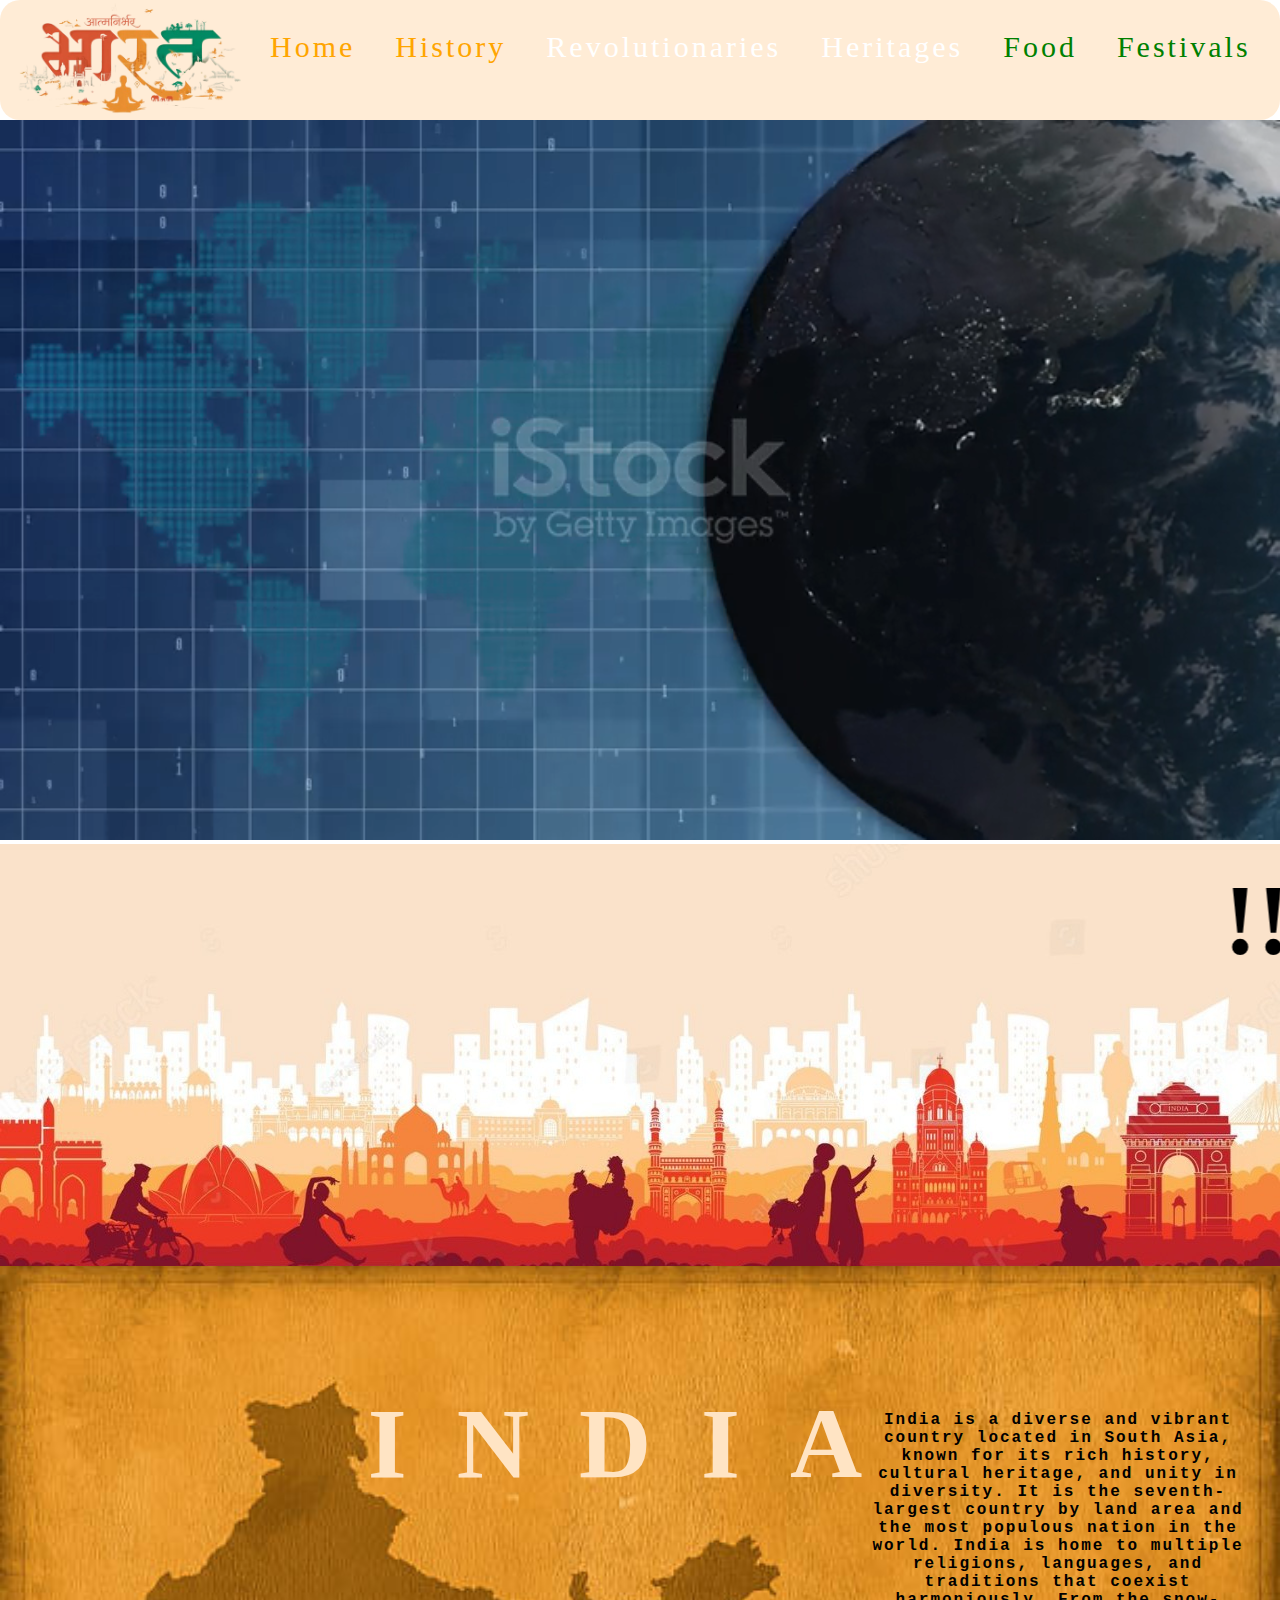
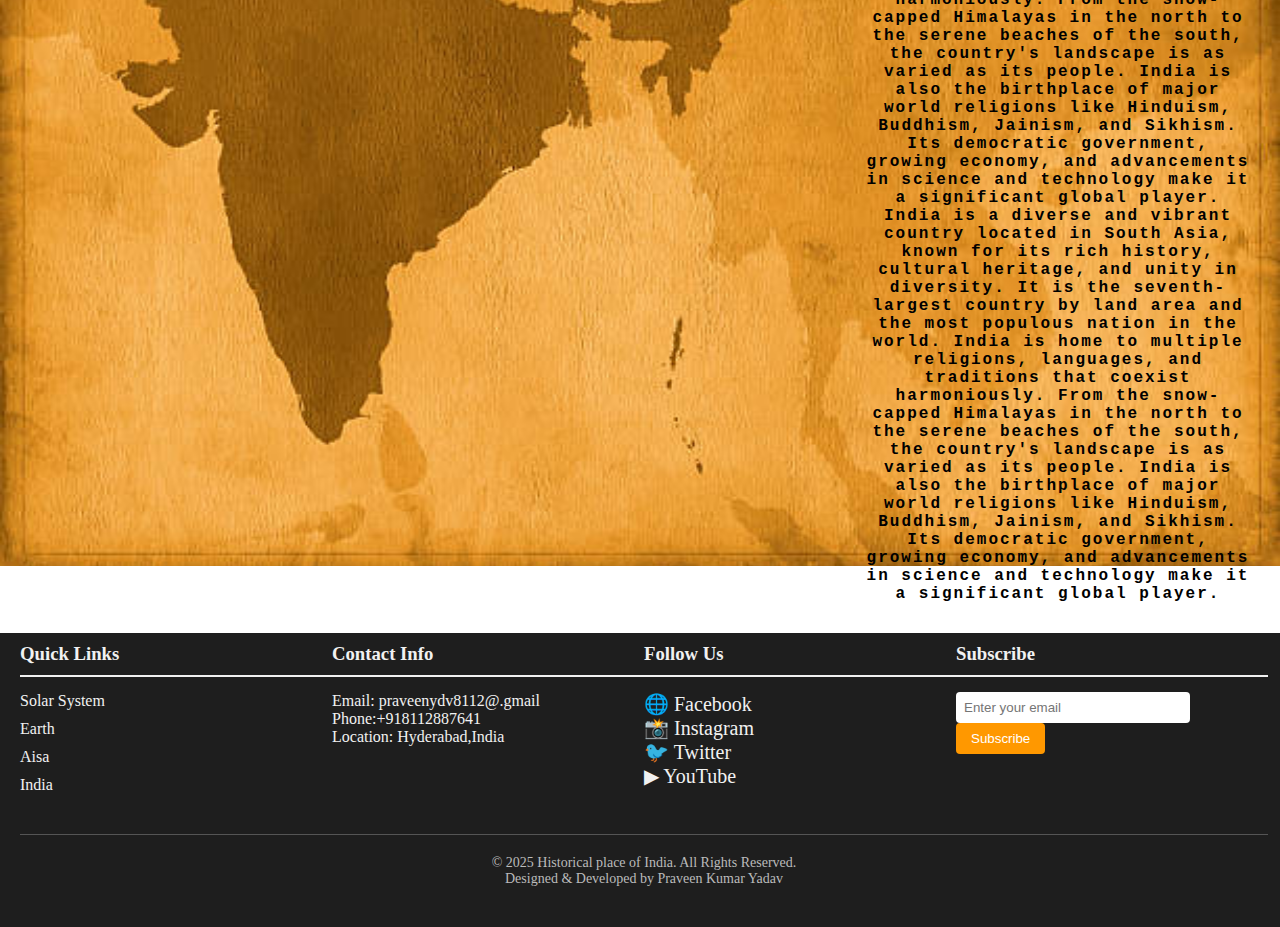
<file: index.html>
<!DOCTYPE html>
<html lang="en">

<head>
  <meta charset="UTF-8">
  <meta name="viewport" content="width=device-width, initial-scale=1.0">
  <title>INDIA</title>
  <link rel="stylesheet" href="style.css">
  <link rel="icon" href="icon2.png">

</head>

<body>
  <div id="wow">
  <header id="top">
    <div>
      <img src="logo2.png" style="width: 250px;">
    </div>
    <div style="display: flex; padding-right: 10px; height: 100px;">
      <a href="index.html" class="nav" style="padding: 20px; letter-spacing: 3px; color: orange;">Home</a>
      <a href="history.html" class="nav" style="padding: 20px; letter-spacing: 3px; color: orange;">History</a>
      <a href="revolitionaries.html" class="nav" style="padding: 20px; letter-spacing: 3px; color: white;">Revolutionaries</a>
      <a href="heritage.html.html" class="nav" style="padding: 20px; letter-spacing: 3px; color: white;">Heritages</a>
      <a href="food.html" class="nav" style="padding: 20px; letter-spacing: 3px; color: green;">Food</a>
      <a href="festival.html" class="nav" style="padding: 20px; letter-spacing: 3px; color: green;">Festivals</a>
    </div>

  </header>
  <div id="vid">
    <video src="Video.mp4" autoplay loop muted width="100%"></video>
  </div>
  </div>

  <div id="map">
    <br>
    <marquee style="height: 400px; font-size: 100px;">
      <b> !! सारे जहाँ से अच्छा, हिन्दोस्ताँ हमारा !!</b>
    </marquee>
  </div>
  </div>
  <div id="pak">
    <center>
      <h1 id="hh" style="font-size: 100px;">INDIA</h1>
    </center>
    <p>
    <aside style="padding:30px;">
<b>
      India is a diverse and vibrant country located in South Asia, known for its rich history, cultural heritage, and
      unity in diversity. It is the seventh-largest country by land area and the most populous nation in the world.
      India is home to multiple religions, languages, and traditions that coexist harmoniously. From the snow-capped
      Himalayas in the north to the serene beaches of the south, the country's landscape is as varied as its people.
      India is also the birthplace of major world religions like Hinduism, Buddhism, Jainism, and Sikhism. Its
      democratic government, growing economy, and advancements in science and technology make it a
      significant global player.
      India is a diverse and vibrant country located in South Asia, known for its rich history, cultural heritage, and
      unity in diversity. It is the seventh-largest country by land area and the most populous nation in the world.
      India is home to multiple religions, languages, and traditions that coexist harmoniously. From the snow-capped
      Himalayas in the north to the serene beaches of the south, the country's landscape is as varied as its people.
      India is also the birthplace of major world religions like Hinduism, Buddhism, Jainism, and Sikhism. Its
      democratic government, growing economy, and advancements in science and technology make it a
      significant global player.
</b>
    </aside>

    </p>

  </div>

<footer>
      <div class="footer-section">
        <h3>Quick Links</h3>
        <ul>
          <li><a href="https://en.wikipedia.org/wiki/Solar_System" target="_blank">Solar System</a></li>
          <li><a href="https://en.wikipedia.org/wiki/Earth" target="_blank">Earth</a></li>
          <li><a href="https://en.wikipedia.org/wiki/Aisa" target="_blank">Aisa</a></li>
          <li><a href="https://en.wikipedia.org/wiki/India" target="_blank">India</a></li>
        </ul>
      </div>

      <div class="footer-section">
        <h3>Contact Info</h3>
        <p>Email: praveenydv8112@.gmail</p>
        <p>Phone:+918112887641</p>
        <p>Location: Hyderabad,India</p>
      </div>

      <div class="footer-section">
        <h3>Follow Us</h3>
        <div class="social-icons">
          <a href="https://www.facebook.com/indiacom/">🌐 Facebook</a><br>
          <a href="https://www.instagram.com/india/">📸 Instagram</a><br>
          <a href="https://x.com/governmentindia?lang=en">🐦 Twitter</a><br>
          <a href="https://www.youtube.com/@SansadTV">▶ YouTube</a>
        </div>
      </div>

      <div class="footer-section subscribe">
        <h3>Subscribe</h3>
        <input type="email" placeholder="Enter your email">
        <button>Subscribe</button>
      </div>

      <div class="copyright">
        <p>&copy; 2025 Historical place of India. All Rights Reserved.</p>
        <p>Designed & Developed by Praveen Kumar Yadav</p>
      </div>
      
    </footer>
</body>

</html>
</file>
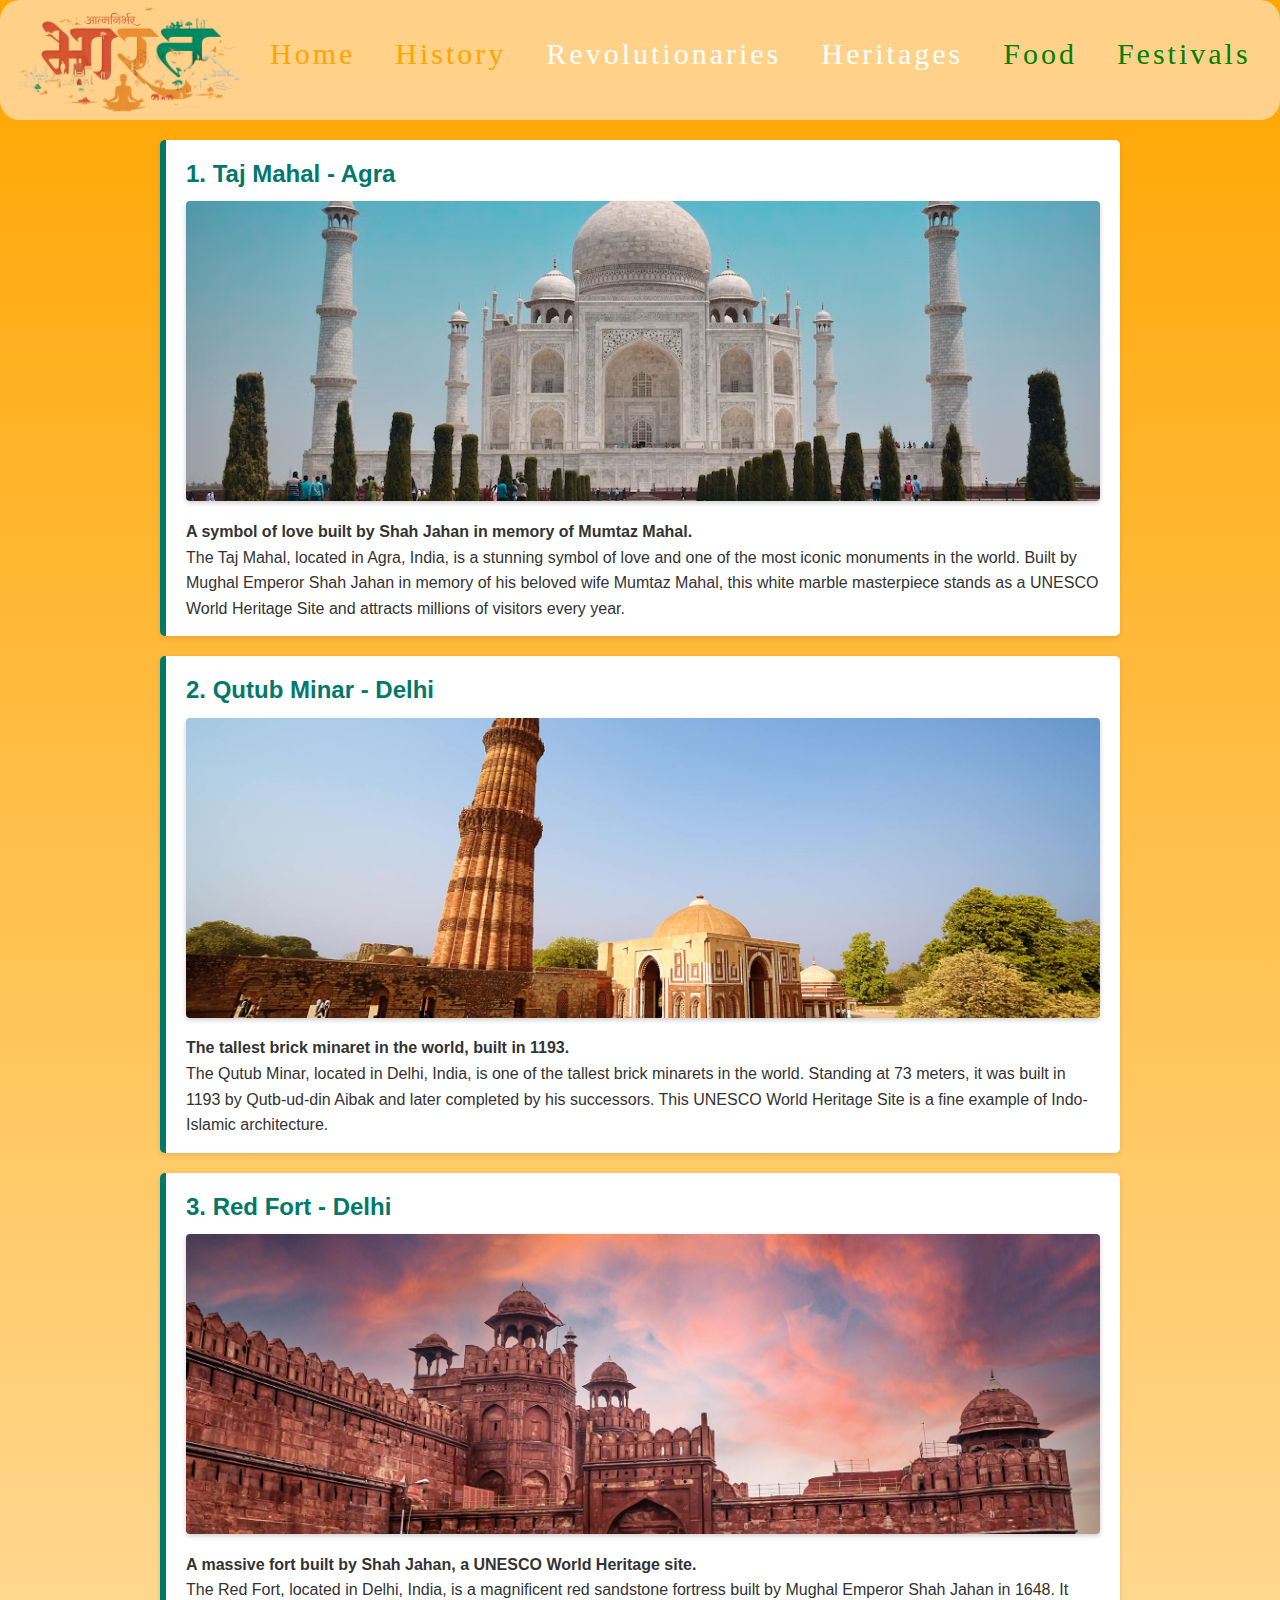
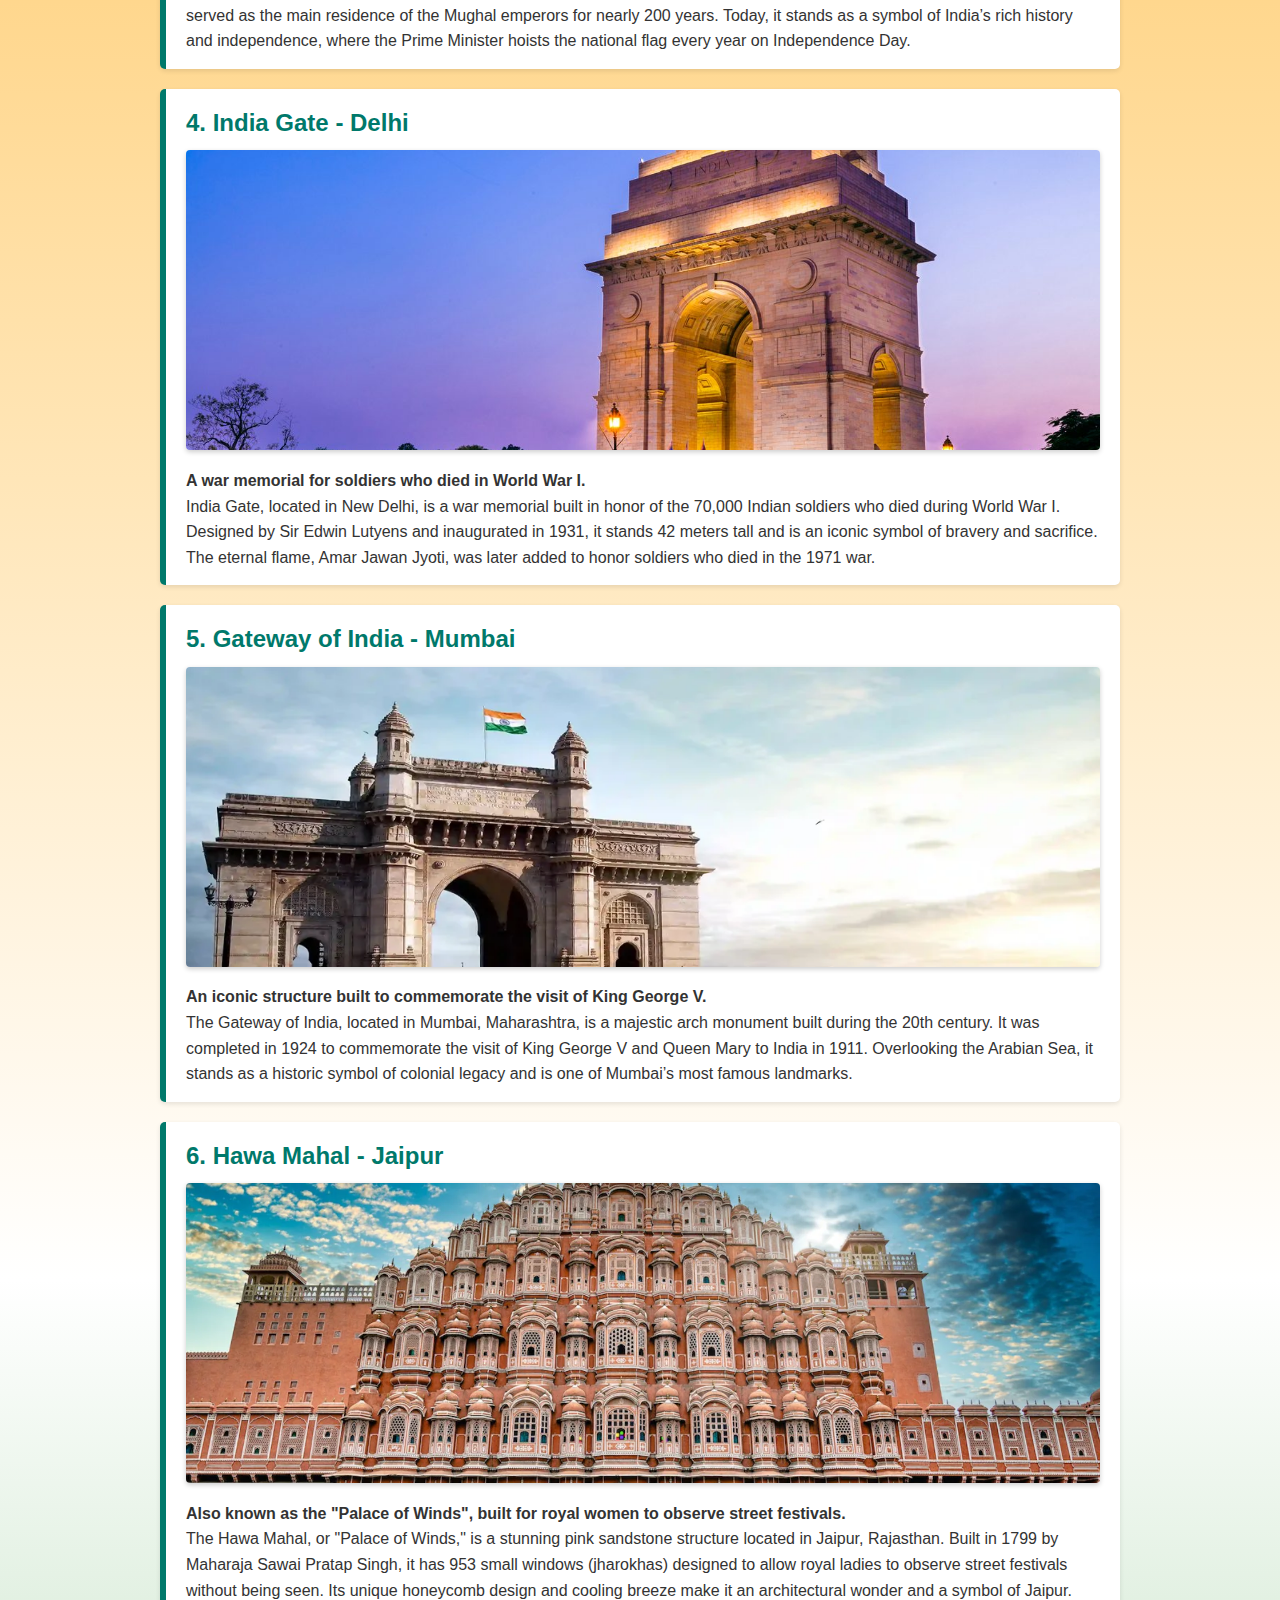
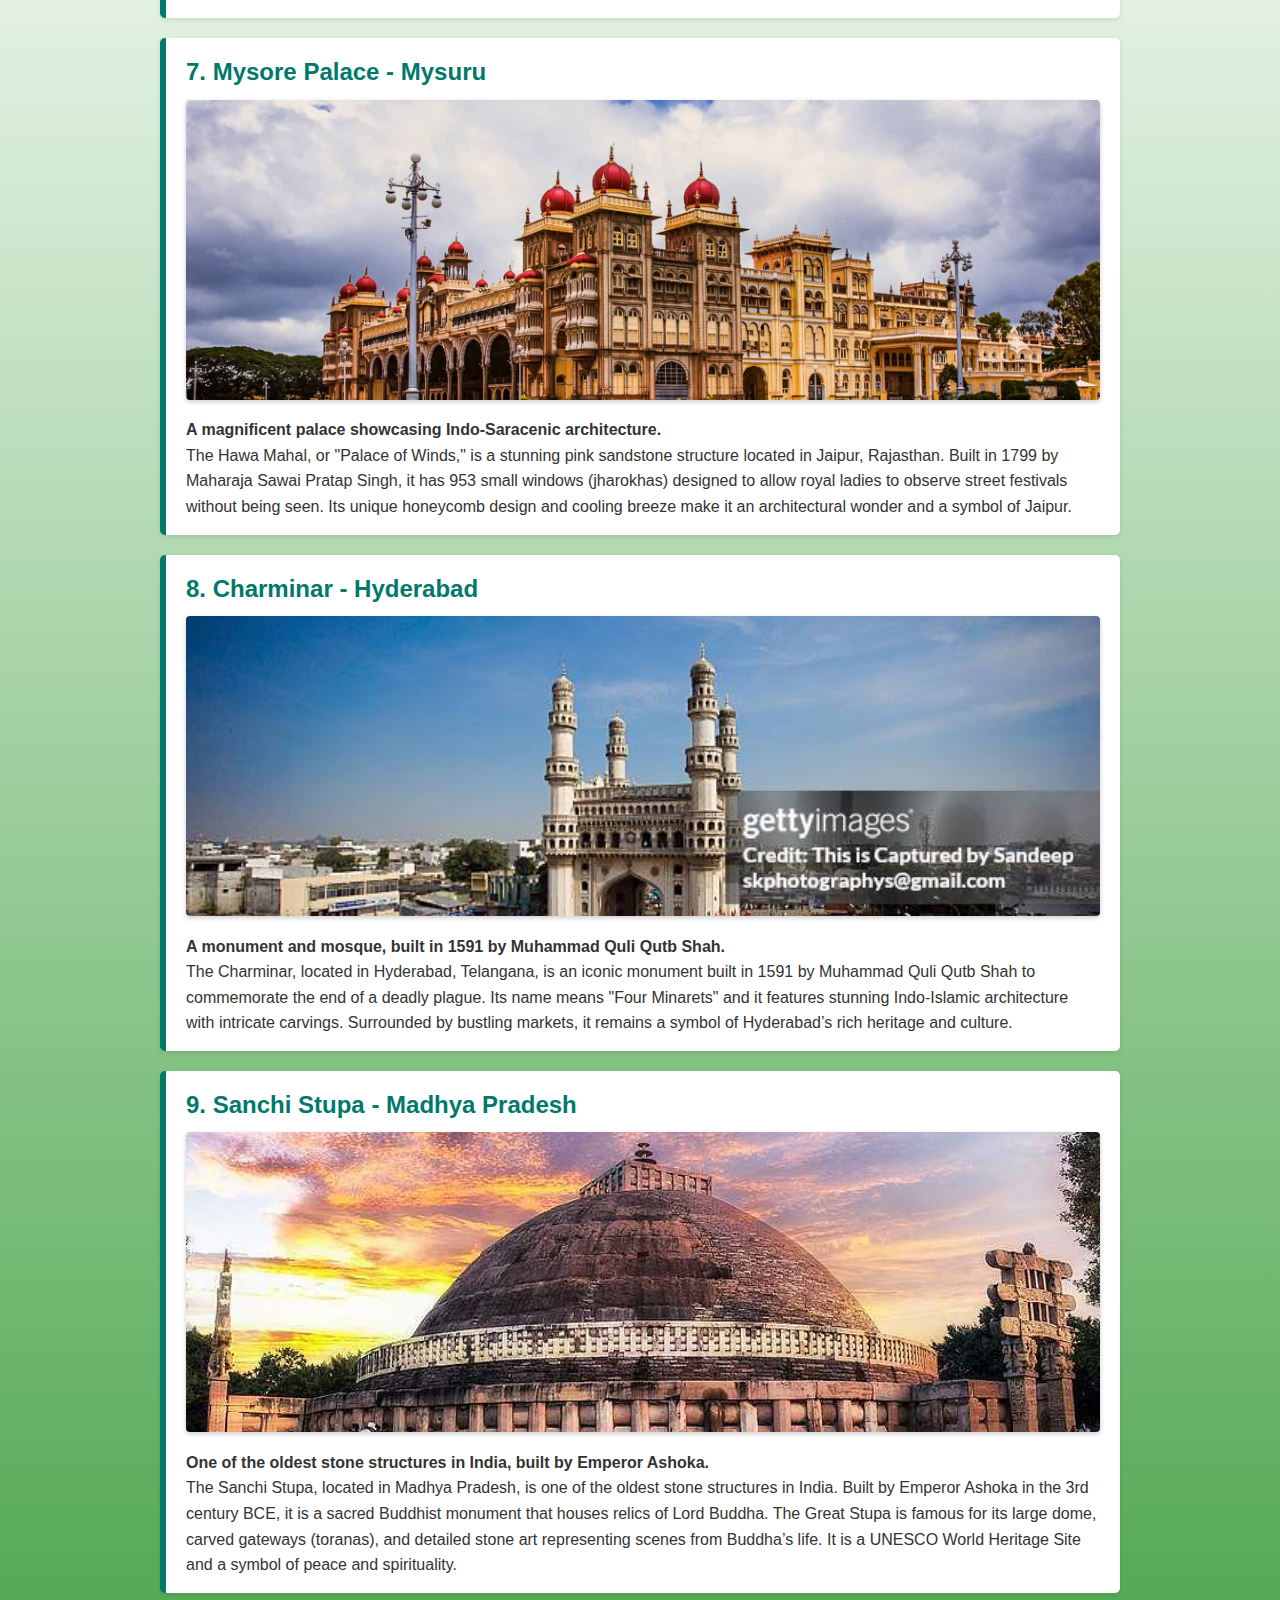
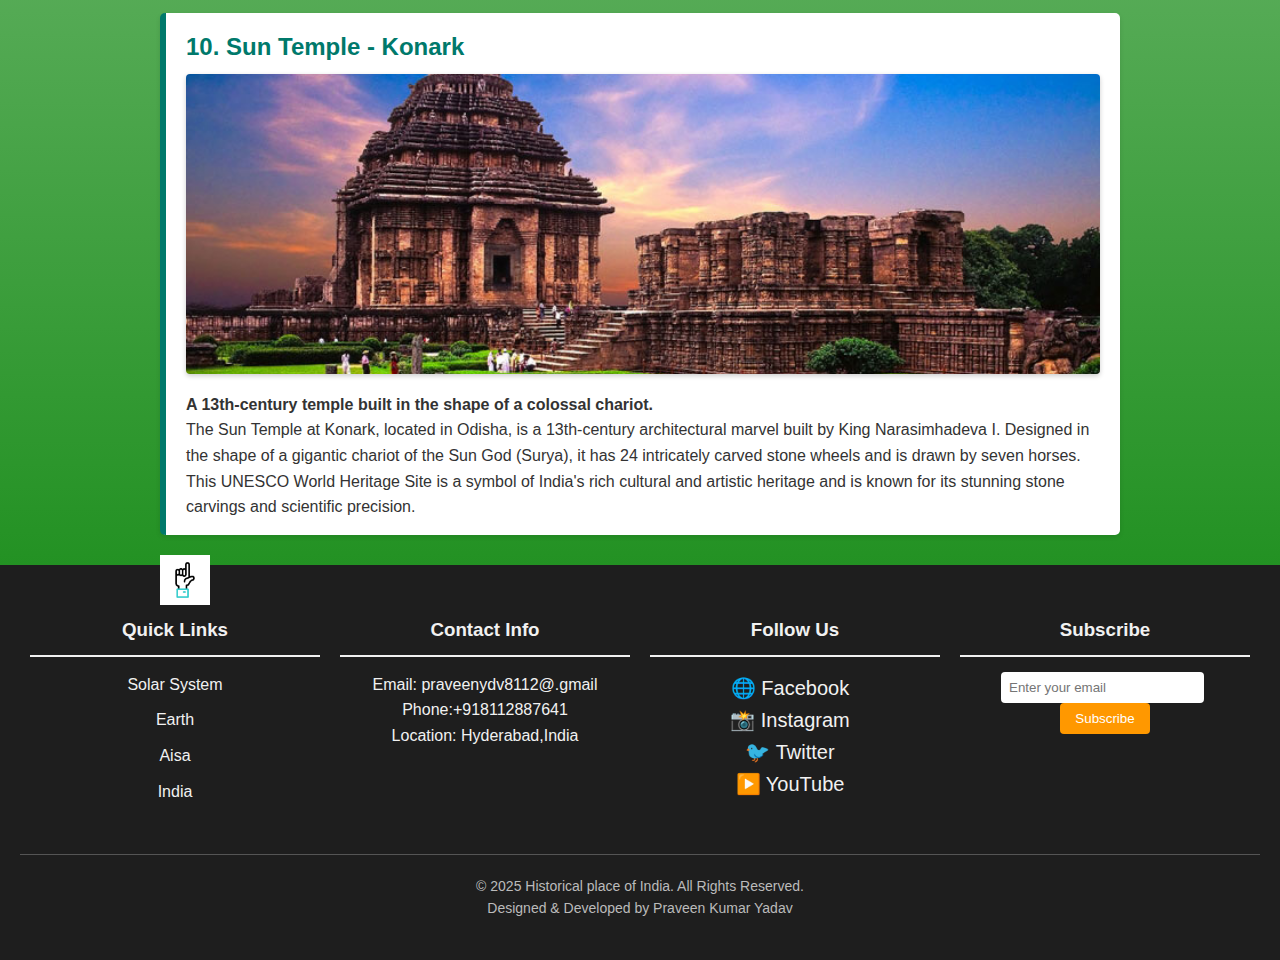
<file: heritage.html.html>
<!DOCTYPE html>
<html lang="en">

<head>
  <meta charset="UTF-8">
  <meta name="viewport" content="width=device-width, initial-scale=1">
  <title>Indian Historical Places</title>
  <link rel="stylesheet" href="style1.css">
  <link rel="icon" href="icon2.png">
</head>

<body>
  <div id="praveen">

    <header>
      
        <div>
            <img src="logo2.png" style="width: 250px;">
        </div>
        <div style="display: flex; padding-right: 10px; height: 100px;">
            <a href="index.html" class ="nav"style="padding: 20px; letter-spacing: 3px; color: orange;">Home</a>
            <a href="history.html" class ="nav"style="padding: 20px; letter-spacing: 3px; color: orange;">History</a>
            <a href="revolitionaries.html" class ="nav"style="padding: 20px; letter-spacing: 3px; color: white;">Revolutionaries</a>
            <a href="heritage.html.html" class ="nav"style="padding: 20px; letter-spacing: 3px; color: white;">Heritages</a>
            <a href="food.html" class ="nav"style="padding: 20px; letter-spacing: 3px; color: green;">Food</a>
            <a href="festival.html" class ="nav"style="padding: 20px; letter-spacing: 3px; color: green;">Festivals</a>
        </div>
    
      

    </header>

    <main>
      <section class="place">

        <h2>1. Taj Mahal - Agra</h2>

        <img src="tajmahal.jpeg" class="taj">


        <p>
          <strong> A symbol of love built by Shah Jahan in memory of Mumtaz Mahal.</strong>
          <br>
          The Taj Mahal, located in Agra, India, is a stunning symbol of love and one of the most iconic monuments in
          the world. Built by Mughal Emperor Shah Jahan in memory of his beloved wife Mumtaz Mahal, this white marble
          masterpiece stands as a UNESCO World Heritage Site and attracts millions of visitors every year.

        </p>
      </section>

      <section class="place">
        <h2>2. Qutub Minar - Delhi</h2>
        <img src="Qutub-Minar.jpg" alt="Qutub Minar" class="taj">
        <p>
          <strong>The tallest brick minaret in the world, built in 1193.</strong> <br>
          The Qutub Minar, located in Delhi, India, is one of the tallest brick minarets in the world. Standing at 73
          meters, it was built in 1193 by Qutb-ud-din Aibak and later completed by his successors. This UNESCO World
          Heritage Site is a fine example of Indo-Islamic architecture.
        </p>
      </section>

      <section class="place">
        <h2>3. Red Fort - Delhi</h2>
        <img src="Red-fort-New-Delhi_0.jpg" alt="Red Fort" class="taj">
        <p><strong>A massive fort built by Shah Jahan, a UNESCO World Heritage site.</strong>
          <br>
          The Red Fort, located in Delhi, India, is a magnificent red sandstone fortress built by Mughal Emperor Shah
          Jahan in 1648. It served as the main residence of the Mughal emperors for nearly 200 years. Today, it stands
          as a symbol of India’s rich history and independence, where the Prime Minister hoists the national flag every
          year on Independence Day.
        </p>
      </section>

      <section class="place">
        <h2>4. India Gate - Delhi</h2>
        <img src="india-gate-delhi-2-attr-hero.jpeg" alt="India Gate" class="taj">
        <p><strong>
            A war memorial for soldiers who died in World War I.
          </strong><br>
          India Gate, located in New Delhi, is a war memorial built in honor of the 70,000 Indian soldiers who died
          during World War I. Designed by Sir Edwin Lutyens and inaugurated in 1931, it stands 42 meters tall and is an
          iconic symbol of bravery and sacrifice. The eternal flame, Amar Jawan Jyoti, was later added to honor soldiers
          who died in the 1971 war.
        </p>
      </section>

      <section class="place">
        <h2>5. Gateway of India - Mumbai</h2>
        <img src="Top-9-Fascinating-Facts-About-the-gate-of-India-in-Mumba.webp" alt="Gateway of India" class="taj">
        <p>
          <strong>An iconic structure built to commemorate the visit of King George V.</strong><br>
          The Gateway of India, located in Mumbai, Maharashtra, is a majestic arch monument built during the 20th
          century. It was completed in 1924 to commemorate the visit of King George V and Queen Mary to India in 1911.
          Overlooking the Arabian Sea, it stands as a historic symbol of colonial legacy and is one of Mumbai’s most
          famous landmarks.
        </p>
      </section>

      <section class="place">
        <h2>6. Hawa Mahal - Jaipur</h2>
        <img src="Hawa_Mahal.webp" alt="Hawa Mahal" class="taj">
        <p>
          <strong>Also known as the "Palace of Winds", built for royal women to observe street festivals.</strong>
          <br>
          The Hawa Mahal, or "Palace of Winds," is a stunning pink sandstone structure located in Jaipur, Rajasthan.
          Built
          in 1799 by Maharaja Sawai Pratap Singh, it has 953 small windows (jharokhas) designed to allow royal ladies to
          observe street festivals without being seen. Its unique honeycomb design and cooling breeze make it an
          architectural wonder and a symbol of Jaipur.
        </p>


      </section>

      <section class="place">
        <h2>7. Mysore Palace - Mysuru</h2>
        <img src="Mysuru-Palace-banner-1920_1100.jpg" class="taj">
        <p><strong>A magnificent palace showcasing Indo-Saracenic architecture.</strong><br>
          The Hawa Mahal, or "Palace of Winds," is a stunning pink sandstone structure located in Jaipur, Rajasthan.
          Built in 1799 by Maharaja Sawai Pratap Singh, it has 953 small windows (jharokhas) designed to allow royal
          ladies to observe street festivals without being seen. Its unique honeycomb design and cooling breeze make it
          an architectural wonder and a symbol of Jaipur.
        </p>

      </section>

      <section class="place">
        <h2>8. Charminar - Hyderabad</h2>
        <img src="cm chai minar.jpg" alt="Charminar" class="taj">
        <p> <strong>A monument and mosque, built in 1591 by Muhammad Quli Qutb Shah.</strong><br>
          The Charminar, located in Hyderabad, Telangana, is an iconic monument built in 1591 by Muhammad Quli Qutb Shah
          to commemorate the end of a deadly plague. Its name means "Four Minarets" and it features stunning
          Indo-Islamic architecture with intricate carvings. Surrounded by bustling markets, it remains a symbol of
          Hyderabad’s rich heritage and culture.


        </p>
      </section>

      <section class="place">
        <h2>9. Sanchi Stupa - Madhya Pradesh</h2>
        <img src="sanchi65281.avif" alt="Sanchi Stupa" class="taj">
        <p>
          <strong>
            One of the oldest stone structures in India, built by Emperor Ashoka.
          </strong> <br>
          The Sanchi Stupa, located in Madhya Pradesh, is one of the oldest stone structures in India. Built by Emperor
          Ashoka in the 3rd century BCE, it is a sacred Buddhist monument that houses relics of Lord Buddha. The Great
          Stupa is famous for its large dome, carved gateways (toranas), and detailed stone art representing scenes from
          Buddha’s life. It is a UNESCO World Heritage Site and a symbol of peace and spirituality.
        </p>
      </section>

      <section class="place">
        <h2>10. Sun Temple - Konark</h2>

        <img src="konark-sun-temple-odisha.jpg" alt="Sun Temple" class="taj">
        <p><strong>
            A 13th-century temple built in the shape of a colossal chariot.
          </strong> <br>
          The Sun Temple at Konark, located in Odisha, is a 13th-century architectural marvel built by King
          Narasimhadeva I. Designed in the shape of a gigantic chariot of the Sun God (Surya), it has 24 intricately
          carved stone wheels and is drawn by seven horses. This UNESCO World Heritage Site is a symbol of India's rich
          cultural and artistic heritage and is known for its stunning stone carvings and scientific precision.
        </p>
      </section>
      <div>
        <a href="#top" id="bot">
          <img src="top praveen.gif" width="50px" height="50px" style="border-radius: 50px">
        </a>
      </div>
    </main>

    <footer>
      <div class="footer-section">
        <h3>Quick Links</h3>
        <ul>
          <li><a href="https://en.wikipedia.org/wiki/Solar_System" target="_blank">Solar System</a></li>
          <li><a href="https://en.wikipedia.org/wiki/Earth" target="_blank">Earth</a></li>
          <li><a href="https://en.wikipedia.org/wiki/Aisa" target="_blank">Aisa</a></li>
          <li><a href="https://en.wikipedia.org/wiki/India" target="_blank">India</a></li>
        </ul>
      </div>

      <div class="footer-section">
        <h3>Contact Info</h3>
        <p>Email: praveenydv8112@.gmail</p>
        <p>Phone:+918112887641</p>
        <p>Location: Hyderabad,India</p>
      </div>

      <div class="footer-section">
        <h3>Follow Us</h3>
        <div class="social-icons">
          <a href="https://www.facebook.com/indiacom/">🌐 Facebook</a><br>
          <a href="https://www.instagram.com/india/">📸 Instagram</a><br>
          <a href="https://x.com/governmentindia?lang=en">🐦 Twitter</a><br>
          <a href="https://www.youtube.com/@SansadTV">▶️ YouTube</a>
        </div>
      </div>

      <div class="footer-section subscribe">
        <h3>Subscribe</h3>
        <input type="email" placeholder="Enter your email">
        <button>Subscribe</button>
      </div>

      <div class="copyright">
        <p>&copy; 2025 Historical place of India. All Rights Reserved.</p>
        <p>Designed & Developed by Praveen Kumar Yadav</p>
      </div>
      
    </footer>

  </div>

</body>

</html>
</file>
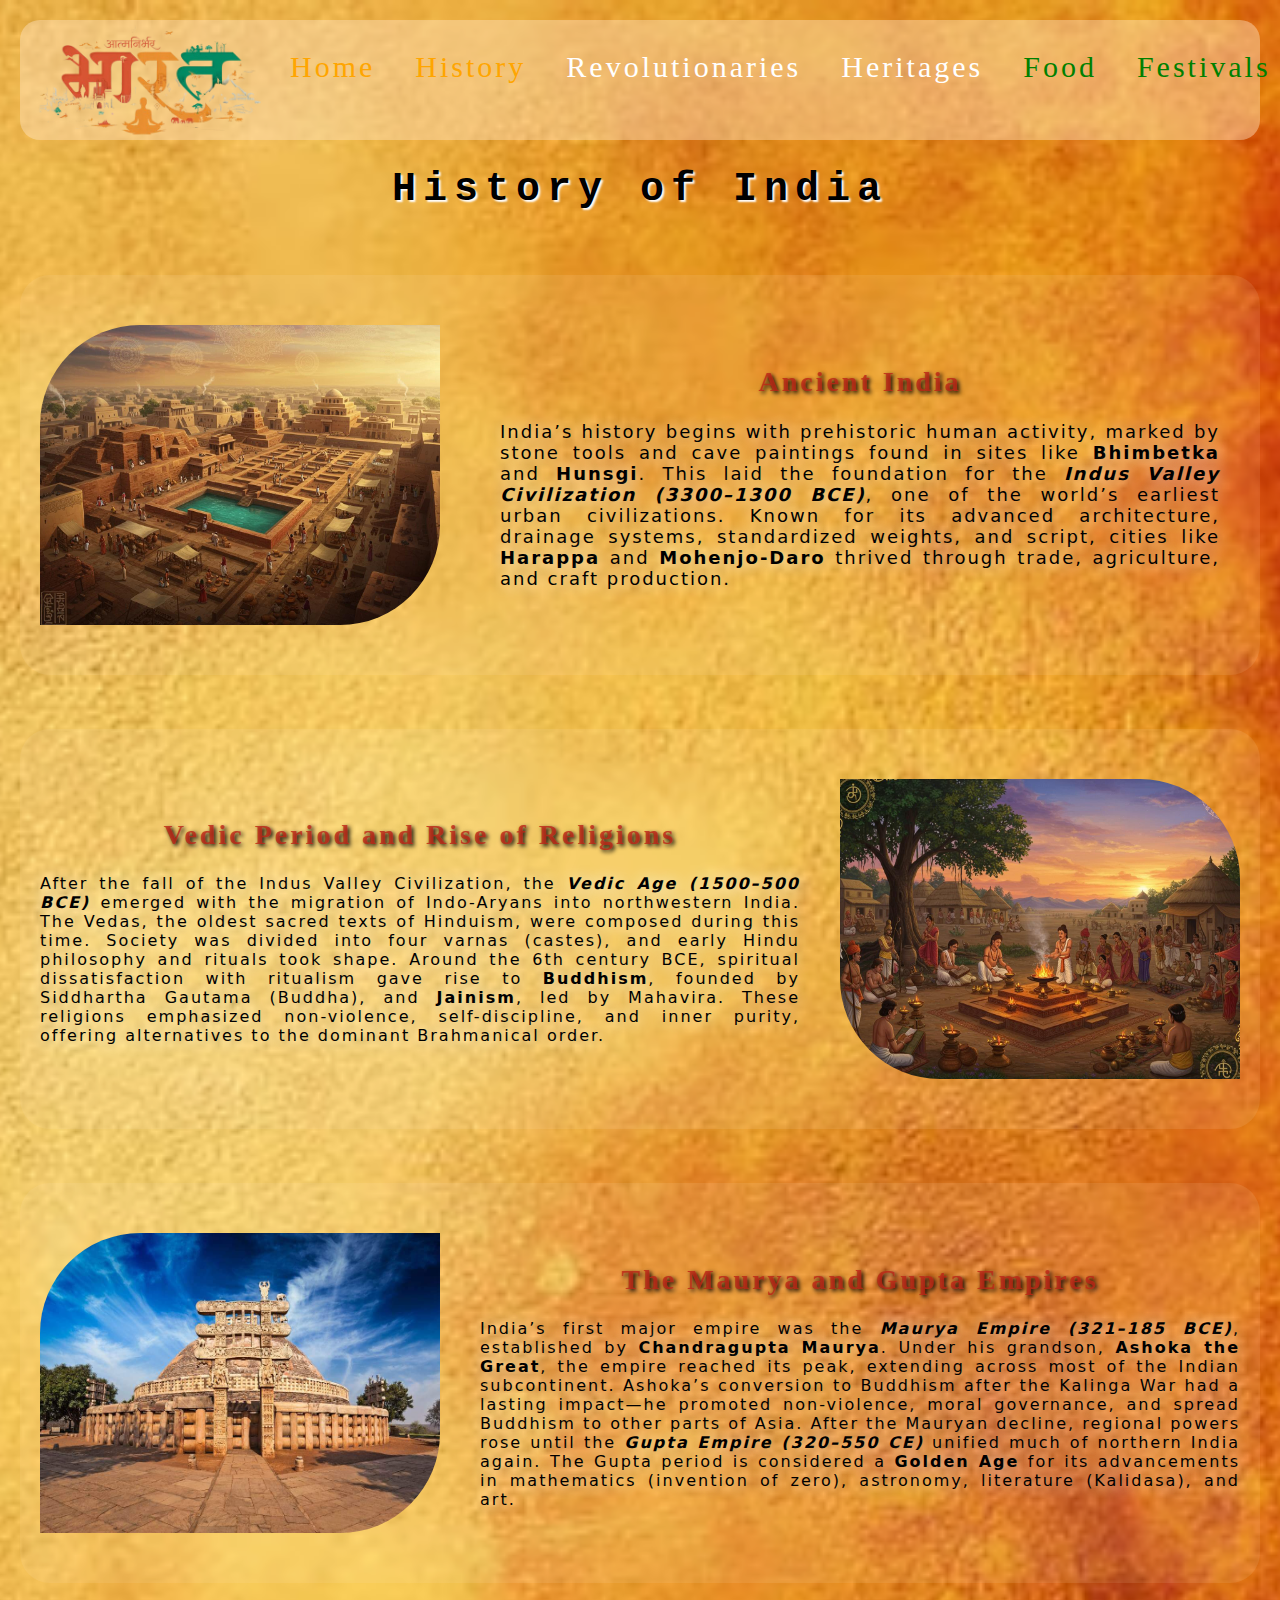
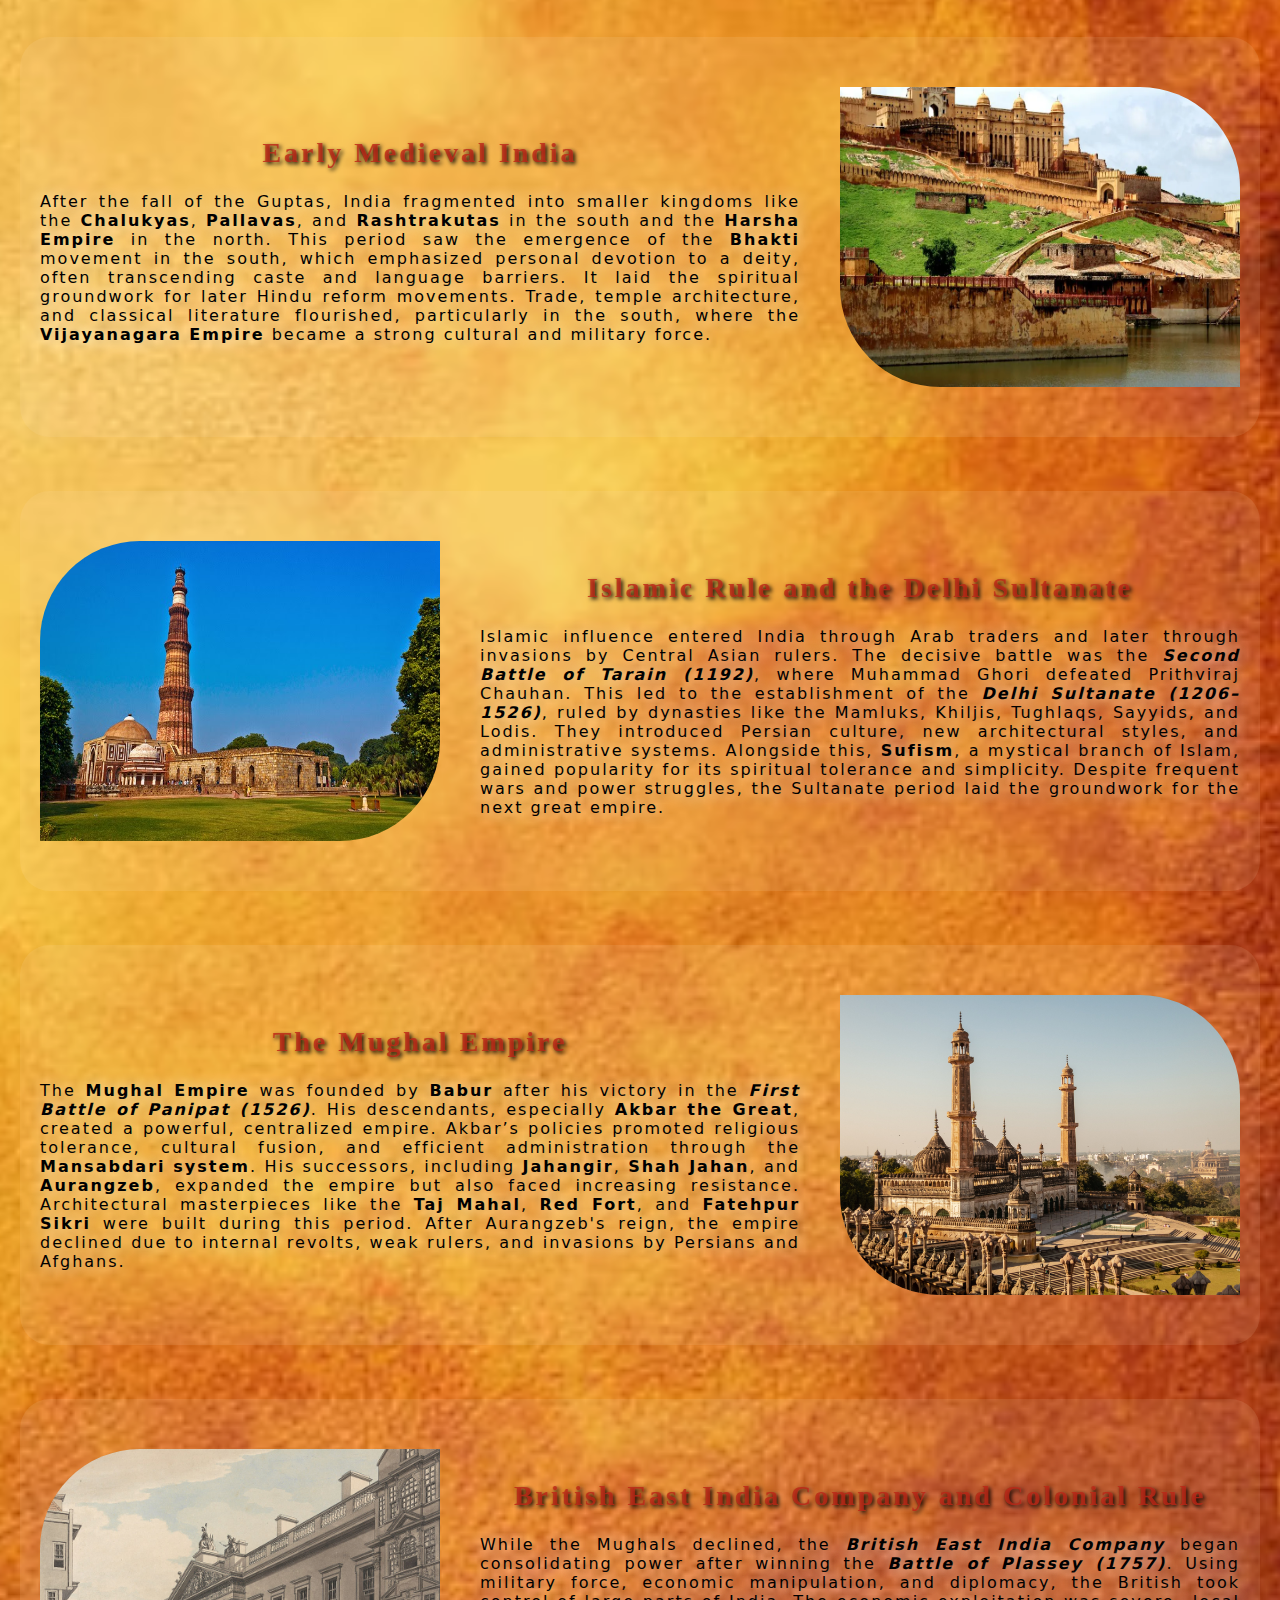
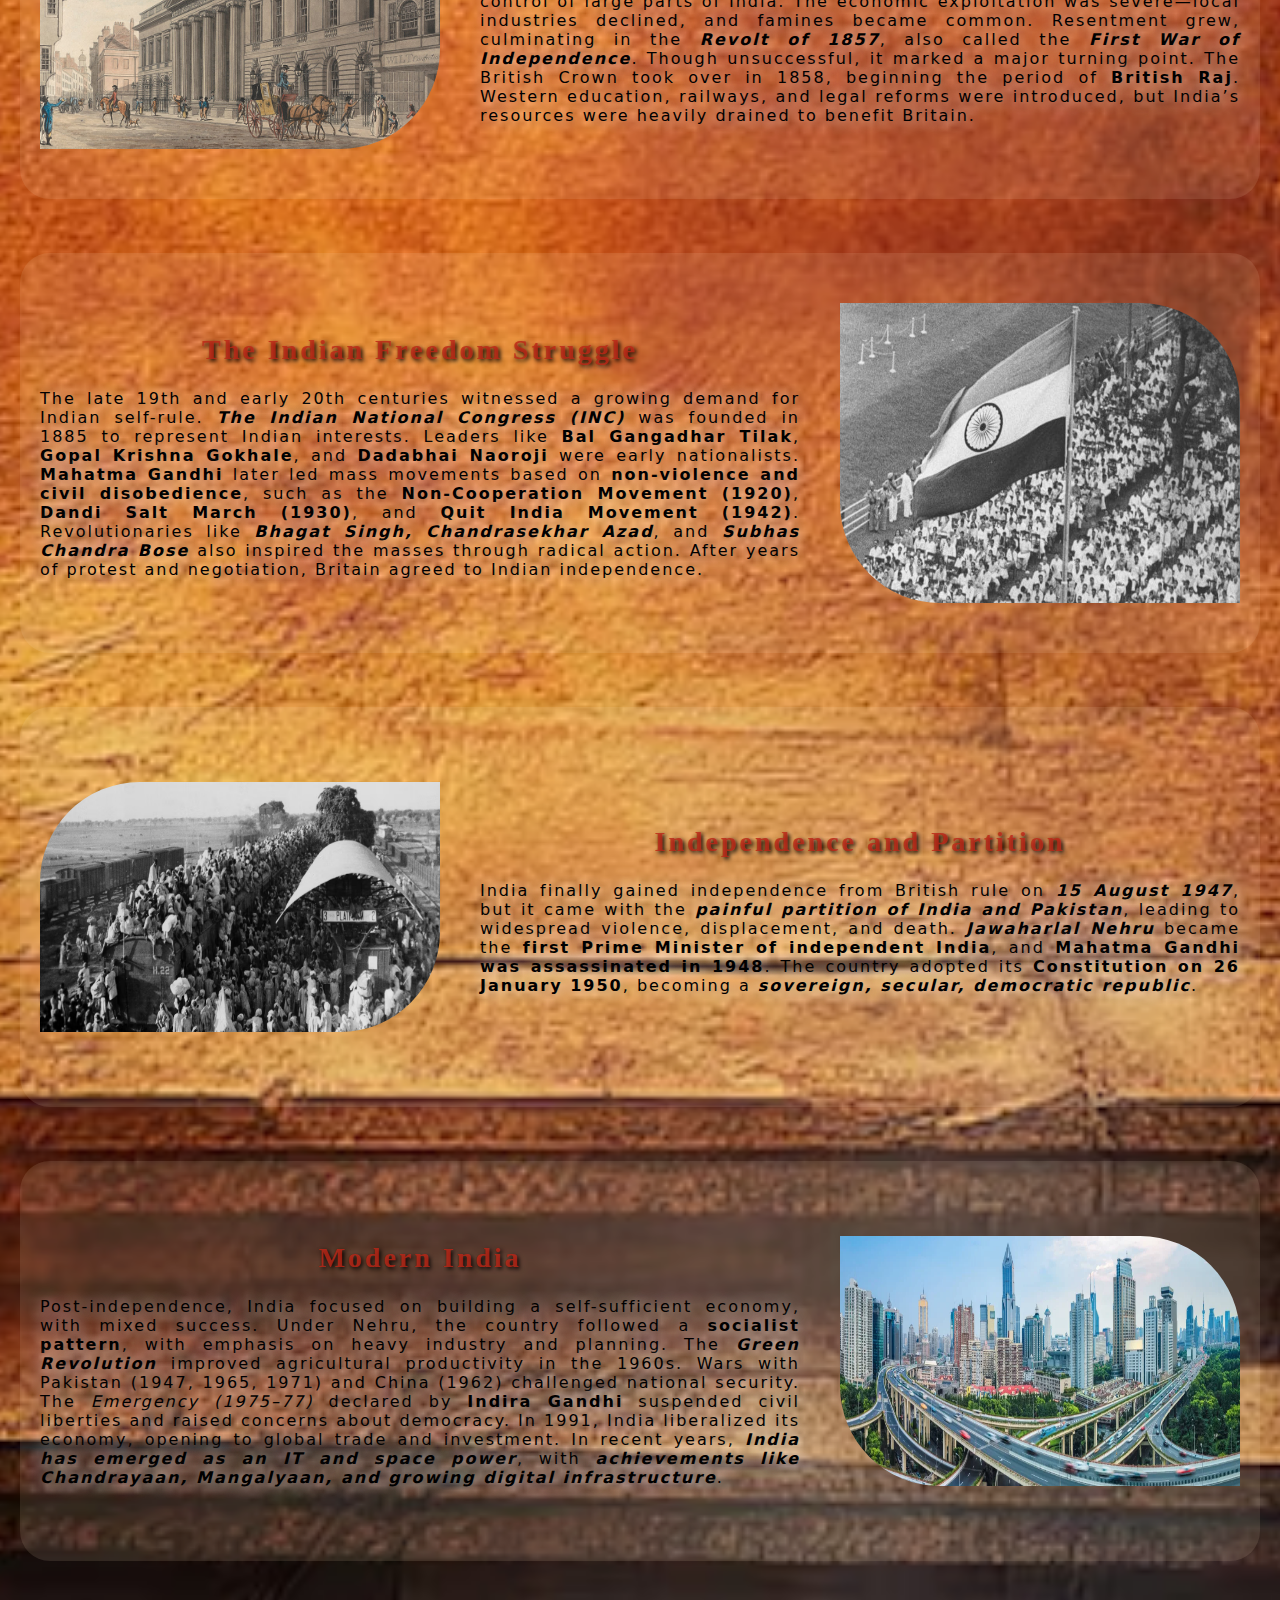
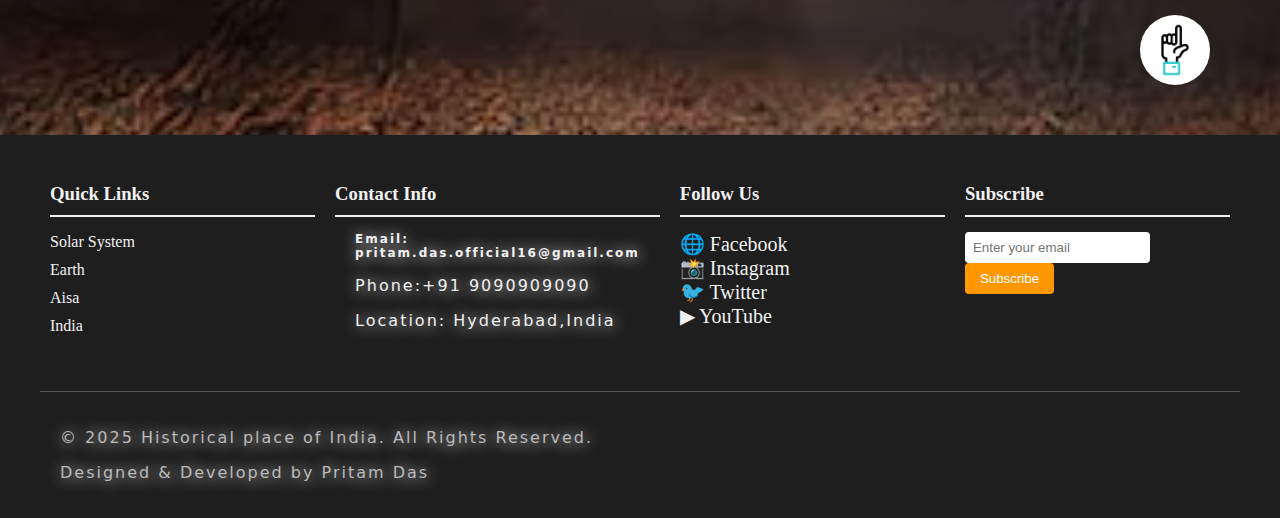
<file: history.html>
<html>
<head>
    <title>INDIA</title>
    <link rel="icon" href="icon2.png">
</head>
<style>
    html {
    scroll-behavior: smooth;
}
    body{
        margin: 0;
        padding: 20px;
        background-image: url('bg1.avif');
        background-repeat: no-repeat;
        background-size: cover;
        background-position: center;
    }
    h2{
        letter-spacing: 3px;
        color: rgba(189, 39, 23, 0.822);
        font-size: 28px;
        font-family: cursive;
        text-align: center;
        text-shadow: 2px 2px 4px #000;
        cursor:context-menu;
    }
    #one,#two,#three,#four,#five,#six,#seven,#eight,#nine,#ten{
        display: flex;
        align-items: center;
        justify-content: center;
        background-color: rgba(255, 228, 196, 0.119);
        border-radius: 30px;
        height: 400px;
    }
    p{
        font-size: 16px;
        text-align: justify;
        padding-left: 20px;
        padding-right: 20px;
        text-shadow: 1px 1px 15px #fff;
        letter-spacing: 2px;
        cursor:context-menu;
        font-family:system-ui, -apple-system, BlinkMacSystemFont, 'Segoe UI', Roboto, Oxygen, Ubuntu, Cantarell, 'Open Sans', 'Helvetica Neue', sans-serif;
    }
    .im{
        height: 300px;
    }
    .im:hover{
        transform: scale(1.03);
        transition: 0.3s ease-in-out;
        border: 5px solid rgba(255, 0, 0, 0.53);
        
    }
    #one:hover,#two:hover,#three:hover,#four:hover,#five:hover,#six:hover,#seven:hover,#eight:hover,#nine:hover,#ten:hover{
        transform: scale(1.01);
        transition: 0.2s ease-in-out;
        border: 3px solid black;
        background: linear-gradient(to bottom right, orange,white,green);
    }
    #top_icon{
        justify-self: end;
        padding-right: 50px;
        padding-bottom: 50px;
        
    }
    h1{
        letter-spacing: 7px;
        font-size: 40px;
        font-family:'Courier New', Courier, monospace;
        text-shadow: 2px 2px 2px #fff; 
        font-weight: 700px;
        cursor: context-menu;
    }
    h1:hover{
        letter-spacing: 10px;
        font-size: 40px;
        cursor: context-menu;
        transition: .5s ease-in-out;
    }
    .nav{
        text-decoration: none;
        font-size: 30px;
        font-family: cursive;
    }
    .nav:hover{
        background-color: rgba(255, 228, 196, 0.436);
        border-radius: 50px;
        height: 50px;
    }
    header{
        display: flex;
        justify-content: space-between;
        align-items: center;
        height: 120px;
        background-color: rgba(255, 228, 196, 0.436);
        border-radius: 20px;
    }
    header:hover{
        border-radius: 20px;
        background-color: rgba(255, 228, 196, 0.696);
        transition: 1s ease-in-out;
    }

    footer {
      background-color: #1e1e1e;
      margin-left: -20px;
      margin-right: -20px;
      margin-bottom: -50px;
      color: #f1f1f1;
      padding: 20px 40px;
      display: flex;
      flex-wrap: wrap;
      justify-content: space-between;
      

    }

    .footer-section {
      flex: 1 1 250px;
      margin: 10px;
    }

    .footer-section h3 {
      border-bottom: 2px solid #f1f1f1;
      padding-bottom: 10px;
      margin-bottom: 15px;
    }

    .footer-section ul {
      list-style-type: none;
      padding: 0;
    }

    .footer-section ul li {
      margin-bottom: 10px;
    }

    .footer-section ul li a {
      color: #f1f1f1;
      text-decoration: none;
    }

    .footer-section ul li a:hover {
      color: #ff9800;
    }

    .social-icons a {
      display: inline-block;
      margin-right: 10px;
      text-decoration: none;
      font-size: 20px;
      color: #f1f1f1;
    }

    .social-icons a:hover {
      color: #ff9800;
    }

    .subscribe input[type="email"] {
      padding: 8px;
      width: 70%;
      margin-right: 5px;
      border: none;
      border-radius: 4px;
    }

    .subscribe button {
      padding: 8px 15px;
      background-color: #ff9800;
      color: white;
      border: none;
      border-radius: 4px;
      cursor: pointer;
    }

    .copyright {
      text-align: center;
      margin-top: 30px;
      border-top: 1px solid #555;
      padding-top: 20px;
      font-size: 14px;
      color: #bbb;
      width: 100%;
    }
</style>
<body id="body1">

    <header id="top">
        <div>
            <img src="logo2.png" style="width: 250px;">
        </div>
        <div style="display: flex; padding-right: 10px; height: 100px;">
            <a href="index.html" class ="nav"style="padding: 20px; letter-spacing: 3px; color: orange;">Home</a>
            <a href="history.html" class ="nav"style="padding: 20px; letter-spacing: 3px; color: orange;">History</a>
            <a href="revolitionaries.html" class ="nav"style="padding: 20px; letter-spacing: 3px; color: white;">Revolutionaries</a>
            <a href="heritage.html.html" class ="nav"style="padding: 20px; letter-spacing: 3px; color: white;">Heritages</a>
            <a href="food.html" class ="nav"style="padding: 20px; letter-spacing: 3px; color: green;">Food</a>
            <a href="festival.html" class ="nav"style="padding: 20px; letter-spacing: 3px; color: green;">Festivals</a>
        </div>
    </header>


    <div>
    <center>
        <div id="head">
            <h1 style="">History of India</h1>
        </div>
    </center><br><br>

    <div id="one">
        <div style="padding: 20px;">
            <img src="ancient_india.jpg" class="im" style="width: 400px; border-top-left-radius: 100px; border-bottom-right-radius: 100px;">
        </div>

        <div style="padding: 20px;">
            <h2>Ancient India</h2>
            <p style="text-align: justify; font-size: 18px;">India’s history begins with prehistoric human activity, marked by stone tools and cave paintings found in sites like <b>Bhimbetka</b> and <b>Hunsgi</b>. This laid the foundation for the <b><i>Indus Valley Civilization (3300–1300 BCE)</i></b>, one of the world’s earliest urban civilizations. Known for its advanced architecture, drainage systems, standardized weights, and script, cities like <b>Harappa</b> and <b>Mohenjo-Daro</b> thrived through trade, agriculture, and craft production.</p>
        </div>
    </div><br><br><br>

    <div id="two">
        <div>
            <h2>Vedic Period and Rise of Religions</h2>
            <p>After the fall of the Indus Valley Civilization, the <b><i>Vedic Age (1500–500 BCE)</i></b> emerged with the migration of Indo-Aryans into northwestern India. The Vedas, the oldest sacred texts of Hinduism, were composed during this time. Society was divided into four varnas (castes), and early Hindu philosophy and rituals took shape. Around the 6th century BCE, spiritual dissatisfaction with ritualism gave rise to <b>Buddhism</b>, founded by Siddhartha Gautama (Buddha), and <b>Jainism</b>, led by Mahavira. These religions emphasized non-violence, self-discipline, and inner purity, offering alternatives to the dominant Brahmanical order.</p>
        </div>
        <div style="padding: 20px;">
            <img src="vedic.jpg" class="im" style="width: 400px; border-bottom-left-radius: 100px; border-top-right-radius: 100px;">
        </div>
    </div><br><br><br>

    <div id="three">
        <div style="padding: 20px;">
            <img src="Mauryan-Empire.jpg" class="im" style="width: 400px;border-top-left-radius: 100px; border-bottom-right-radius: 100px;">
        </div>
        <div>
            <h2>The Maurya and Gupta Empires</h2>
            <p>India’s first major empire was the <b><i>Maurya Empire (321–185 BCE)</i></b>, established by <b>Chandragupta Maurya</b>. Under his grandson, <b>Ashoka the Great</b>, the empire reached its peak, extending across most of the Indian subcontinent. Ashoka’s conversion to Buddhism after the Kalinga War had a lasting impact—he promoted non-violence, moral governance, and spread Buddhism to other parts of Asia. After the Mauryan decline, regional powers rose until the <b><i>Gupta Empire (320–550 CE)</i></b> unified much of northern India again. The Gupta period is considered a <b>Golden Age</b> for its advancements in mathematics (invention of zero), astronomy, literature (Kalidasa), and art.</p>
        </div>
    </div><br><br><br>

    <div id="four">
        <div>
            <h2>Early Medieval India</h2>
            <p>After the fall of the Guptas, India fragmented into smaller kingdoms like the <b>Chalukyas</b>, <b>Pallavas</b>, and <b>Rashtrakutas</b> in the south and the <b>Harsha Empire</b> in the north. This period saw the emergence of the <b>Bhakti</b> movement in the south, which emphasized personal devotion to a deity, often transcending caste and language barriers. It laid the spiritual groundwork for later Hindu reform movements. Trade, temple architecture, and classical literature flourished, particularly in the south, where the <b>Vijayanagara Empire</b> became a strong cultural and military force.</p>
        </div>
        <div style="padding: 20px;">
            <img src="early-medieval.webp"class="im"  style="width: 400px; border-bottom-left-radius: 100px; border-top-right-radius: 100px;">
        </div>
    </div><br><br><br>

    <div id="five">
        <div style="padding: 20px;">
            <img src="delhi-sultanate.jpg" class="im" style="width: 400px; border-top-left-radius: 100px; border-bottom-right-radius: 100px;">
        </div>
        <div>
            <h2>Islamic Rule and the Delhi Sultanate</h2>
            <p>Islamic influence entered India through Arab traders and later through invasions by Central Asian rulers. The decisive battle was the <b><i>Second Battle of Tarain (1192)</i></b>, where Muhammad Ghori defeated Prithviraj Chauhan. This led to the establishment of the <b><i>Delhi Sultanate (1206–1526)</i></b>, ruled by dynasties like the Mamluks, Khiljis, Tughlaqs, Sayyids, and Lodis. They introduced Persian culture, new architectural styles, and administrative systems. Alongside this, <b>Sufism</b>, a mystical branch of Islam, gained popularity for its spiritual tolerance and simplicity. Despite frequent wars and power struggles, the Sultanate period laid the groundwork for the next great empire.</p>
        </div>
    </div><br><br><br>

    <div id="six">
        
        <div>
            <h2>The Mughal Empire</h2>
            <p>The <b>Mughal Empire</b> was founded by <b>Babur</b> after his victory in the <b><i>First Battle of Panipat (1526)</i></b>. His descendants, especially <b>Akbar the Great</b>, created a powerful, centralized empire. Akbar’s policies promoted religious tolerance, cultural fusion, and efficient administration through the <b>Mansabdari system</b>. His successors, including <b>Jahangir</b>, <b>Shah Jahan</b>, and <b>Aurangzeb</b>, expanded the empire but also faced increasing resistance. Architectural masterpieces like the <b>Taj Mahal</b>, <b>Red Fort</b>, and <b>Fatehpur Sikri</b> were built during this period. After Aurangzeb's reign, the empire declined due to internal revolts, weak rulers, and invasions by Persians and Afghans.</p>
        </div>
        <div style="padding: 20px;">
            <img src="mughal.jpg" class="im" style="width: 400px; border-bottom-left-radius: 100px; border-top-right-radius: 100px;">
        </div>
    </div><br><br><br>

    <div id="seven">
        <div style="padding: 20px;">
            <img src="east-india-company.jpg" class="im" style="width: 400px; border-top-left-radius: 100px; border-bottom-right-radius: 100px;">
        </div>
        <div>
            <h2>British East India Company and Colonial Rule</h2>
            <p>While the Mughals declined, the <b><i>British East India Company</i></b> began consolidating power after winning the <b><i>Battle of Plassey (1757)</i></b>. Using military force, economic manipulation, and diplomacy, the British took control of large parts of India. The economic exploitation was severe—local industries declined, and famines became common. Resentment grew, culminating in the <b><i>Revolt of 1857</i></b>, also called the <b><i>First War of Independence</i></b>. Though unsuccessful, it marked a major turning point. The British Crown took over in 1858, beginning the period of <b>British Raj</b>. Western education, railways, and legal reforms were introduced, but India’s resources were heavily drained to benefit Britain.</p>
        </div>
    </div><br><br><br>

    <div id="eight">
        
        <div>
            <h2>The Indian Freedom Struggle</h2>
            <p>The late 19th and early 20th centuries witnessed a growing demand for Indian self-rule. <b><i>The Indian National Congress (INC)</i></b> was founded in 1885 to represent Indian interests. Leaders like <b>Bal Gangadhar Tilak</b>, <b>Gopal Krishna Gokhale</b>, and <b>Dadabhai Naoroji</b> were early nationalists. <b>Mahatma Gandhi</b> later led mass movements based on <b>non-violence and civil disobedience</b>, such as the <b>Non-Cooperation Movement (1920)</b>, <b>Dandi Salt March (1930)</b>, and <b>Quit India Movement (1942)</b>. Revolutionaries like <b><i>Bhagat Singh, Chandrasekhar Azad</i></b>, and <b><i>Subhas Chandra Bose</i></b> also inspired the masses through radical action. After years of protest and negotiation, Britain agreed to Indian independence.</p>
        </div>
        <div style="padding: 20px;">
            <img src="Indian-independence-movement.jpg" class="im" style="width: 400px; border-bottom-left-radius: 100px; border-top-right-radius: 100px;">
        </div>
    </div><br><br><br>

    <div id="nine">
        <div style="padding: 20px;">
            <img src="partition.avif" class="im" style="width: 400px; height: 250px; border-top-left-radius: 100px; border-bottom-right-radius: 100px;">
        </div>
        <div>
            <h2>Independence and Partition</h2>
            <p>India finally gained independence from British rule on <b><i>15 August 1947</i></b>, but it came with the <i><b>painful partition of India and Pakistan</b></i>, leading to widespread violence, displacement, and death. <b><i>Jawaharlal Nehru</i></b> became the <b>first Prime Minister of independent India</b>, and <b>Mahatma Gandhi was assassinated in 1948</b>. The country adopted its <b>Constitution on 26 January 1950</b>, becoming a <b><i>sovereign, secular, democratic republic</i></b>.</p>
        </div>
    </div><br><br><br>

    <div id="ten">
        
        <div>
            <h2>Modern India</h2>
            <p>Post-independence, India focused on building a self-sufficient economy, with mixed success. Under Nehru, the country followed a <b>socialist pattern</b>, with emphasis on heavy industry and planning. The <b><i>Green Revolution</i></b> improved agricultural productivity in the 1960s. Wars with Pakistan (1947, 1965, 1971) and China (1962) challenged national security. The <i>Emergency (1975–77)</i> declared by <b>Indira Gandhi</b> suspended civil liberties and raised concerns about democracy. In 1991, India liberalized its economy, opening to global trade and investment. In recent years, <b><i>India has emerged as an IT and space power</i></b>, with <b><i>achievements like Chandrayaan, Mangalyaan, and growing digital infrastructure</i></b>.</p>
        </div>
        <div style="padding: 20px;">
            <img src="modern-india.webp" class="im" style="width: 400px; height: 250px; border-bottom-left-radius: 100px; border-top-right-radius: 100px;">
        </div>
    </div><br><br><br>
    <div id="top_icon">
        <a href="#body1"><img src="top.gif" style="width: 70px; height: 70px; border-radius: 50%;"></a>
    </div>
    </div>

    <div>
    <footer width="100%" >
      <div class="footer-section">
        <h3>Quick Links</h3>
        <ul>
          <li><a href="https://en.wikipedia.org/wiki/Solar_System" target="_blank">Solar System</a></li>
          <li><a href="https://en.wikipedia.org/wiki/Earth" target="_blank">Earth</a></li>
          <li><a href="https://en.wikipedia.org/wiki/Aisa" target="_blank">Aisa</a></li>
          <li><a href="https://en.wikipedia.org/wiki/India" target="_blank">India</a></li>
        </ul>
      </div>

      <div class="footer-section">
        <h3>Contact Info</h3>
        <p style="font-size: 12px;"><b>Email: pritam.das.official16@gmail.com</b></p>
        <p>Phone:+91 9090909090</p>
        <p>Location: Hyderabad,India</p>
      </div>

      <div class="footer-section">
        <h3>Follow Us</h3>
        <div class="social-icons">
          <a href="https://www.facebook.com/indiacom/">🌐 Facebook</a><br>
          <a href="https://www.instagram.com/india/">📸 Instagram</a><br>
          <a href="https://x.com/governmentindia?lang=en">🐦 Twitter</a><br>
          <a href="https://www.youtube.com/@SansadTV">▶ YouTube</a>
        </div>
      </div>

      <div class="footer-section subscribe">
        <h3>Subscribe</h3>
        <input type="email" placeholder="Enter your email">
        <button>Subscribe</button>
      </div>

      
      <div class="copyright">
        <p>&copy; 2025 Historical place of India. All Rights Reserved.</p>
        <p>Designed & Developed by Pritam Das</p>
      </div>
      
    </footer>
    </div>
</body>
</html>
</file>
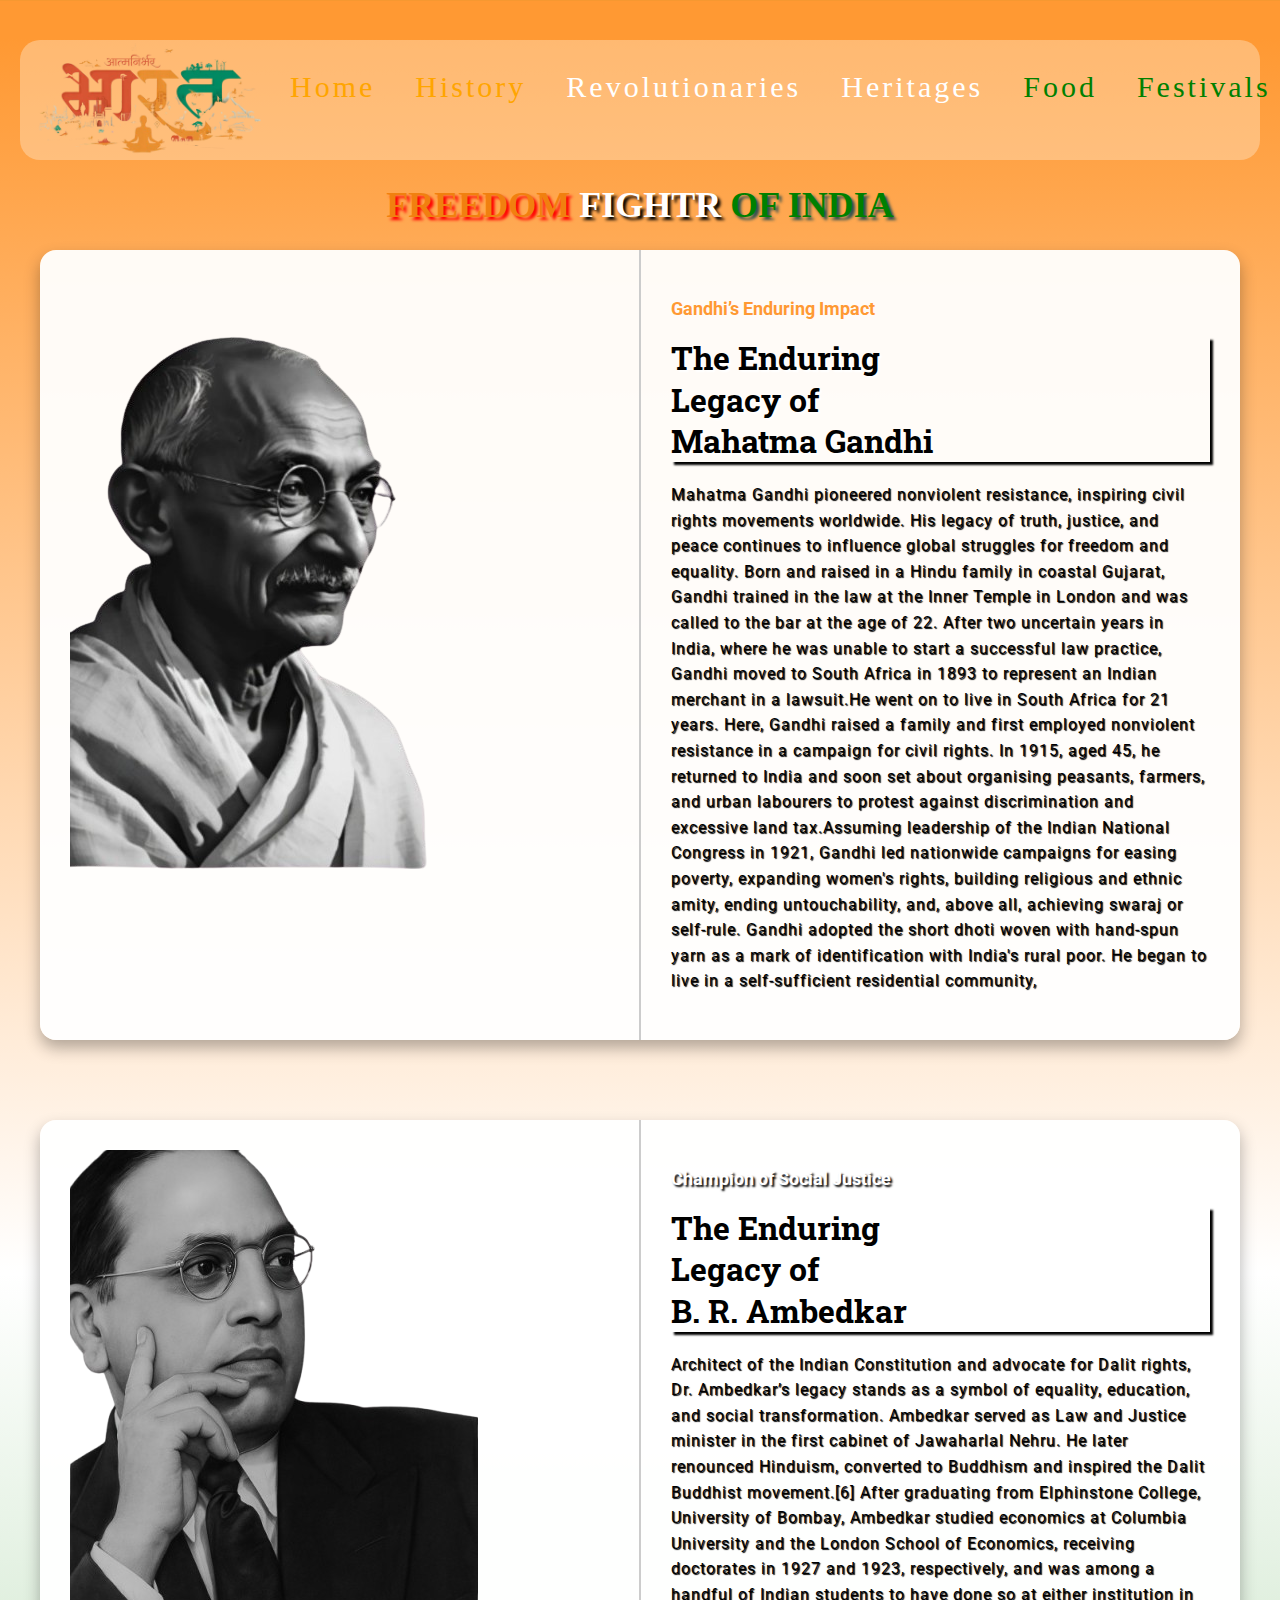
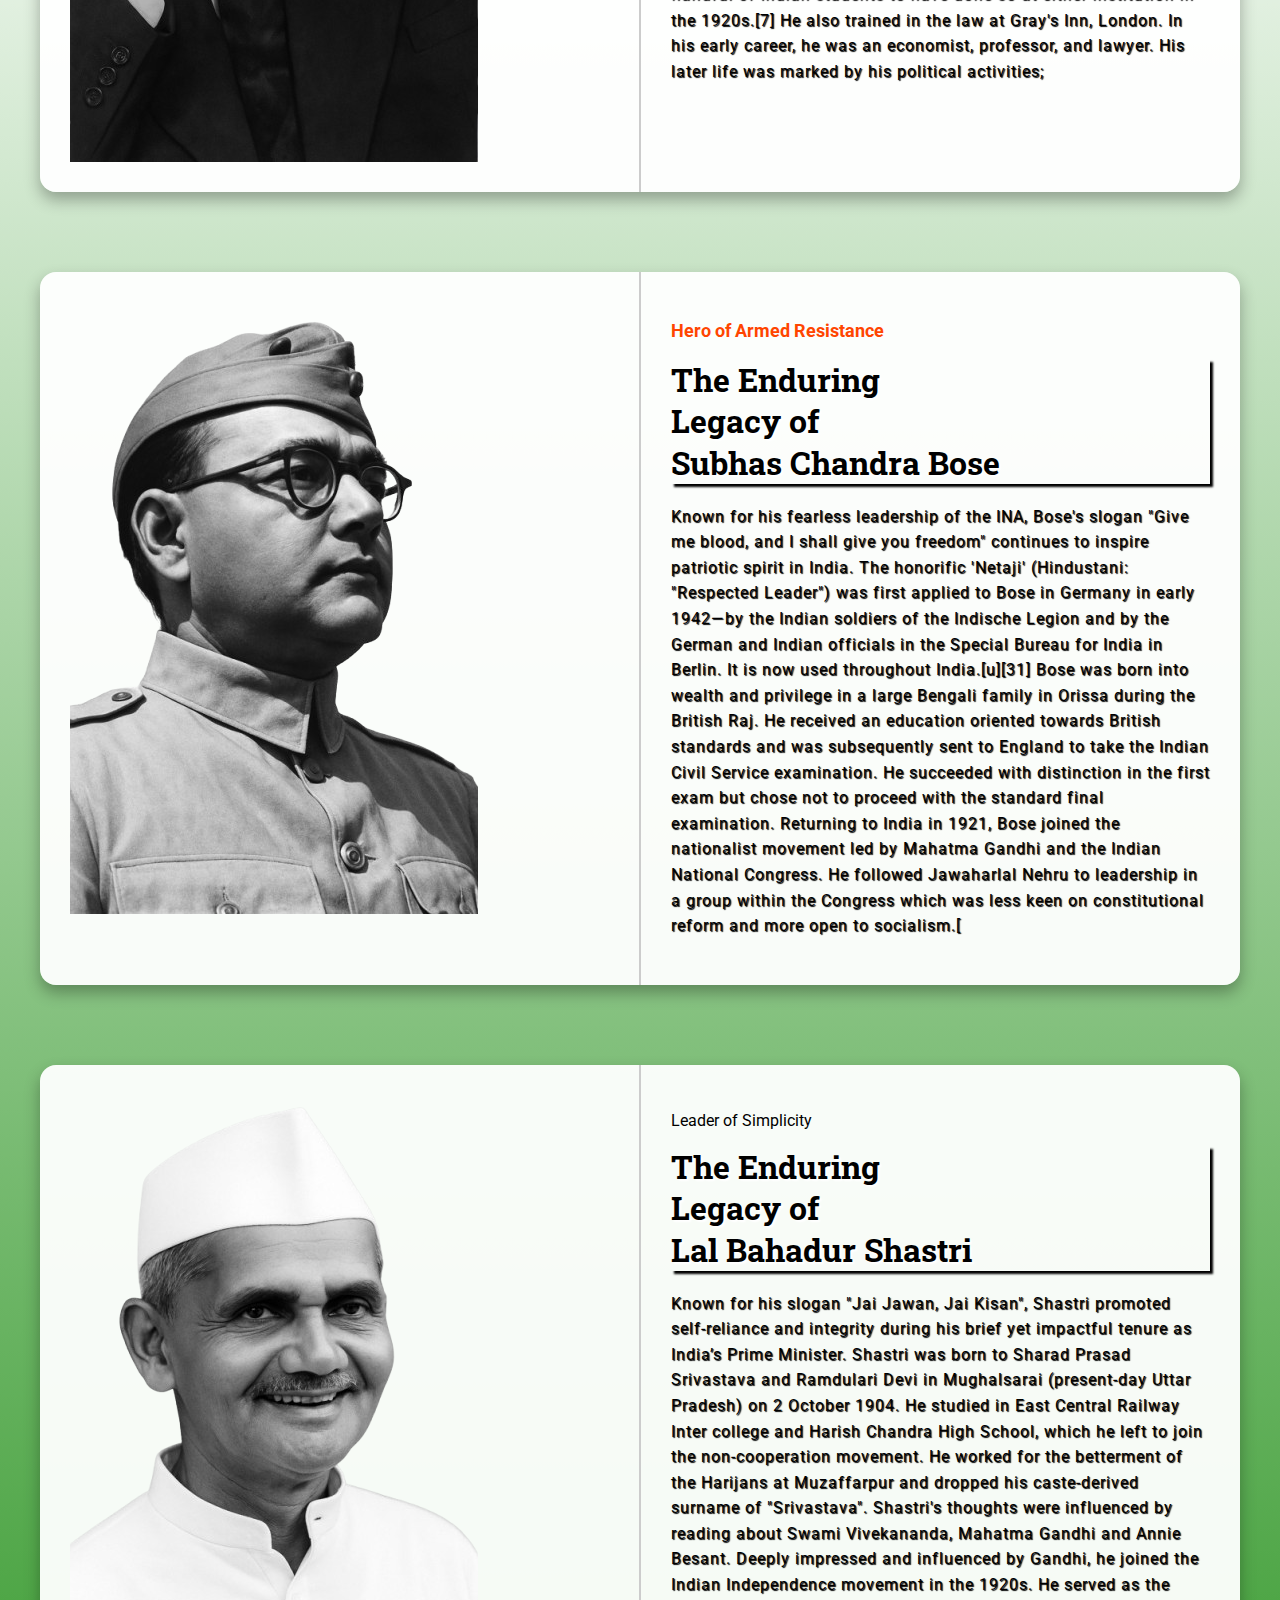
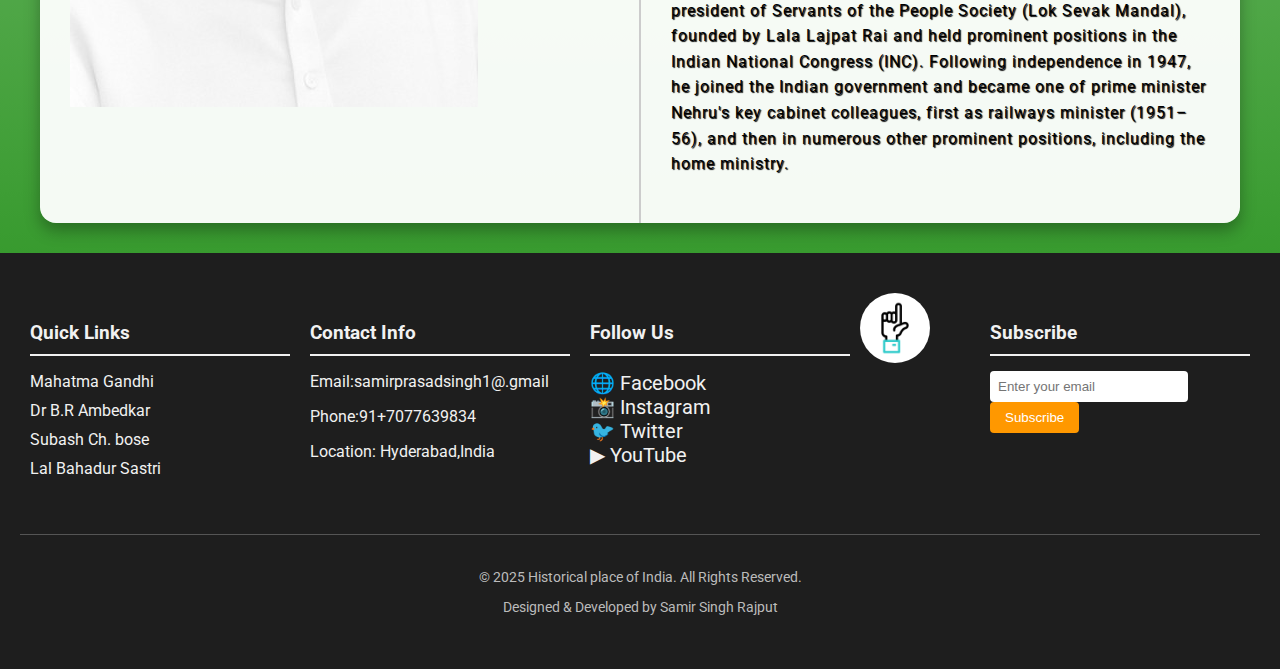
<file: revolitionaries.html>
<!DOCTYPE html>
<html lang="en">
<head>
  <meta charset="UTF-8" />
  <meta name="viewport" content="width=device-width, initial-scale=1.0"/>
  <title>Freedom Fighters of India</title>
  <link rel="stylesheet" href="sam.css" />
  <link href="https://fonts.googleapis.com/css2?family=Roboto&family=Roboto+Slab:wght@700&display=swap" rel="stylesheet">
  <link rel="icon" href="icon2.png">
</head>
<body>
  <header id="top">
        <div>
            <img src="logo2.png" style="width: 250px;">
        </div>
        <div style="display: flex; padding-right: 10px; height: 100px;">
            <a href="index.html" class ="nav"style="padding: 20px; letter-spacing: 3px; color: orange;">Home</a>
            <a href="history.html" class ="nav"style="padding: 20px; letter-spacing: 3px; color: orange;">History</a>
            <a href="revolitionaries.html" class ="nav"style="padding: 20px; letter-spacing: 3px; color: white;">Revolutionaries</a>
            <a href="heritage.html.html" class ="nav"style="padding: 20px; letter-spacing: 3px; color: white;">Heritages</a>
            <a href="food.html" class ="nav"style="padding: 20px; letter-spacing: 3px; color: green;">Food</a>
            <a href="festival.html" class ="nav"style="padding: 20px; letter-spacing: 3px; color: green;">Festivals</a>
        </div>
    </header>

  <h1 class="sam7" > 
    <span class="s1">FREEDOM</span>
    <span class="s2">FIGHTR</span>
    <span class="s3">OF INDIA </span> 
  </h1>


  <div class="container">

    <div class="sam2">
      <div class="sam3">
        <img src="mahatma_gandhi_2-removebg-preview.png" alt="Mahatma Gandhi">
      </div>

      <div class="sam6"></div>
      <div class="sam4">
        <p class="subtitle1">Gandhi’s Enduring Impact</p>
        <h1 class="title">The Enduring<br>Legacy of<br>Mahatma Gandhi</h1>
        <p class="sam5">
          Mahatma Gandhi pioneered nonviolent resistance, inspiring civil rights movements worldwide.
           His legacy of truth, justice, and peace continues to influence global struggles for freedom and equality.
           Born and raised in a Hindu family in coastal Gujarat, Gandhi trained in the law at the Inner Temple in London and was called to the bar at the age of 22.
            After two uncertain years in India, where he was unable to start a successful law practice, Gandhi moved to South Africa in 1893 to represent an Indian
             merchant in a lawsuit.He went on to live in South Africa for 21 years. Here, Gandhi raised a family and first employed nonviolent resistance in a campaign
              for civil rights. In 1915, aged 45, he returned to India and soon set about organising peasants, farmers, and urban labourers to protest
               against discrimination and excessive land tax.Assuming leadership of the Indian National Congress in 1921, Gandhi led nationwide campaigns
                for easing poverty, expanding women's rights, building religious and ethnic amity, ending untouchability, and, above all, achieving swaraj or self-rule. 
                Gandhi adopted the short dhoti woven with hand-spun yarn as a mark of identification with India's rural poor. He began to live in a self-sufficient residential community,
        </p>
      </div>
    </div>

  
    <div class="sam2">
      <div class="sam3">
        <img src="ChatGPT_Image_Jul_25__2025__01_29_39_AM-removebg-preview.png" alt="Dr. B.R. Ambedkar">
      </div>
      <div class="sam6"></div>
      <div class="sam4">
        <p class="subtitle2">Champion of Social Justice</p>
        <h1 class="title">The Enduring<br>Legacy of <br>B. R. Ambedkar</h1>
        <p class="sam5">
          Architect of the Indian Constitution and advocate for Dalit rights, Dr. Ambedkar’s legacy stands as a symbol of equality, education, and social transformation.
          Ambedkar served as Law and Justice minister in the first cabinet of Jawaharlal Nehru. He later renounced Hinduism, converted to Buddhism and inspired the Dalit Buddhist movement.[6]

        After graduating from Elphinstone College, University of Bombay, Ambedkar studied economics at Columbia University and the London School of Economics,
         receiving doctorates in 1927 and 1923, respectively, and was among a handful of Indian students to have done so at either institution in the 1920s.[7] 
         He also trained in the law at Gray's Inn, London. In his early career, he was an economist, professor, and lawyer. His later life was marked by his political activities;
        </p>
      </div>
    </div>


    <div class="sam2">
      <div class="sam3">
        <img src="generated-image-removebg-preview.png" alt="Subhas Chandra Bose">
      </div>
      <div class="sam6"></div>
      <div class="sam4">
        <p class="subtitle3">Hero of Armed Resistance</p>
        <h1 class="title">The Enduring<br>Legacy of <br>Subhas Chandra Bose</h1>
        <p class="sam5">
          Known for his fearless leadership of the INA, Bose's slogan "Give me blood, and I shall give you freedom" continues to inspire patriotic spirit in India.
          The honorific 'Netaji' (Hindustani: "Respected Leader") was first applied to Bose in Germany in early 1942—by the Indian soldiers of the Indische Legion
           and by the German and Indian officials in the Special Bureau for India in Berlin. It is now used throughout India.[u][31]

Bose was born into wealth and privilege in a large Bengali family in Orissa during the British Raj. He received an education oriented towards British standards and was subsequently
 sent to England to take the Indian Civil Service examination. He succeeded with distinction in the first exam but chose not to proceed with the standard final examination. Returning to India in 1921,
  Bose joined the nationalist movement led by Mahatma Gandhi and the Indian National Congress. He followed Jawaharlal Nehru to leadership in a group within the Congress which was less keen on constitutional reform and more open to socialism.[
        </p>
      </div>
    </div>

  
    <div class="sam2">
      <div class="sam3">
        <img src="generated-image__1_-removebg-preview.png" alt="Lal Bahadur Shastri">
      </div>
      <div class="sam6"></div>
      <div class="sam4">
       <p class="subtitle4">Leader of Simplicity</p>
      <h1 class="title">The Enduring<br>Legacy of <br>Lal Bahadur Shastri</h1>
        <p class="sam5">
          Known for his slogan "Jai Jawan, Jai Kisan", Shastri promoted self-reliance and integrity during his brief yet impactful tenure as India’s Prime Minister.
          Shastri was born to Sharad Prasad Srivastava and Ramdulari Devi in Mughalsarai (present-day Uttar Pradesh) on 2 October 1904. He studied in East Central Railway Inter college
           and Harish Chandra High School, which he left to join the non-cooperation movement. He worked for the betterment of the Harijans at Muzaffarpur and dropped his
            caste-derived surname of "Srivastava". Shastri's thoughts were influenced by reading about Swami Vivekananda, Mahatma Gandhi and Annie Besant. Deeply impressed and influenced by Gandhi,
             he joined the Indian Independence movement in the 1920s. He served as the president of Servants of the People Society (Lok Sevak Mandal), founded by Lala Lajpat Rai and held prominent
              positions in the Indian National Congress (INC). Following independence in 1947, he joined the Indian government and became one of prime minister Nehru's key cabinet colleagues, first
               as railways minister (1951–56), and then in numerous other prominent positions, including the home ministry.
        </p>
      </div>
    </div>

  </div>
  <footer>
      <div class="footer-section">
        <h3>Quick Links</h3>
        <ul>
          <li><a href="https://en.wikipedia.org/wiki/Solar_System" target="_blank">Mahatma Gandhi</a></li>
          <li><a href="https://en.wikipedia.org/wiki/Earth" target="_blank">Dr B.R Ambedkar</a></li>
          <li><a href="https://en.wikipedia.org/wiki/Aisa" target="_blank">Subash Ch. bose</a></li>
          <li><a href="https://en.wikipedia.org/wiki/India" target="_blank">Lal Bahadur Sastri</a></li>
        </ul>
      </div>

      <div class="footer-section">
        <h3>Contact Info</h3>
        <p>Email:samirprasadsingh1@.gmail</p>
        <p>Phone:91+7077639834</p>
        <p>Location: Hyderabad,India</p>
      </div>

      <div class="footer-section">
        <h3>Follow Us</h3>
        <div class="social-icons">
          <a href="https://www.facebook.com/indiacom/">🌐 Facebook</a><br>
          <a href="https://www.instagram.com/india/">📸 Instagram</a><br>
          <a href="https://x.com/governmentindia?lang=en">🐦 Twitter</a><br>
          <a href="https://www.youtube.com/@SansadTV">▶ YouTube</a>
        </div>
      </div>

       <div id="top_icon">
        <a href="#top"><img src="top.gif" style="width: 70px; height: 70px; border-radius: 50%;"></a>
    </div>

      <div class="footer-section subscribe">
        <h3>Subscribe</h3>
        <input type="email" placeholder="Enter your email">
        <button>Subscribe</button>
      </div>

      <div class="copyright">
        <p>&copy; 2025 Historical place of India. All Rights Reserved.</p>
        <p>Designed & Developed by Samir Singh Rajput</p>
      </div>
      
    </footer>

   
</body>
</html>
</file>
<file: style.css>
*{
  margin: 0;
  padding: 0;
}
header{
        display: flex;
        justify-content: space-between;
        align-items: center;
        height: 120px;
        background-color: rgba(255, 228, 196, 0.436);
        border-radius: 20px;
    }
    header:hover{
        border-radius: 20px;
        background-color: rgba(255, 228, 196, 0.696);
        transition: 1s ease-in-out;
    }
.nav{
        text-decoration: none;
        font-size: 30px;
        font-family: cursive;
    }
    .nav:hover{
        background-color: rgba(255, 228, 196, 0.436);
        border-radius: 50px;
      height: 50px;
    }
    #map{
      background-image: url('map\ of\ ind.jpg');
    }
    #pak{
      background-image: url('pritam.jpg');
      background-size: cover;
      background-position: center;
      background-repeat: no-repeat;
      height: 900px;
      width: 100%;
    }
    aside{
        width: 30%;
        padding-left: 15px;
        margin-left: 15px;
        float: right;
        font-family: 'Courier New', Courier, monospace;
        text-align: center;
        letter-spacing: 2px;
    }
    #hh{
      position: relative;
      top: 120px;
      letter-spacing: 50px;
      color:bisque;
      width: 100%;
    }

footer {
      background-color: #1e1e1e;
      width: 97.5%;
      color: #f1f1f1;
      padding: 40px 20px;
      display: flex;
      flex-wrap: wrap;
      justify-content: space-between;
      margin-top: -50px;
    }

    .footer-section {
      flex: 1 1 250px;
      margin-top: -30px;
    }

    .footer-section h3 {
      border-bottom: 2px solid #f1f1f1;
      padding-bottom: 10px;
      margin-bottom: 15px;
    }

    .footer-section ul {
      list-style-type: none;
      padding: 0;
    }

    .footer-section ul li {
      margin-bottom: 10px;
    }

    .footer-section ul li a {
      color: #f1f1f1;
      text-decoration: none;
    }

    .footer-section ul li a:hover {
      color: #ff9800;
    }

    .social-icons a {
      display: inline-block;
      margin-right: 10px;
      text-decoration: none;
      font-size: 20px;
      color: #f1f1f1;
    }

    .social-icons a:hover {
      color: #ff9800;
    }

    .subscribe input[type="email"] {
      padding: 8px;
      width: 70%;
      margin-right: 5px;
      border: none;
      border-radius: 4px;
    }

    .subscribe button {
      padding: 8px 15px;
      background-color: #ff9800;
      color: white;
      border: none;
      border-radius: 4px;
      cursor: pointer;
    }

    .copyright {
      text-align: center;
      margin-top: 30px;
      border-top: 1px solid #555;
      padding-top: 20px;
      font-size: 14px;
      color: #bbb;
      width: 100%;
    }
</file>
<file: style1.css>
* {
  margin: 0;
  padding: 0;
  box-sizing: border-box;
}

body {
  font-family: Arial, sans-serif;
  background-color: #f4f4f4;
  color: #333;
  line-height: 1.6;
}

header {
  background-color: #00695c;
  color: white;
  padding: 20px 0;
  text-align: center;
}

header h1 {
  margin-bottom: 10px;
}

main {
  max-width: 1000px;
  margin: 20px auto;
  padding: 0 20px;
}

.place {
  background-color: white;
  padding: 15px 20px;
  margin-bottom: 20px;
  border-left: 6px solid #00796b;
  border-radius: 5px;
  box-shadow: 0 2px 5px rgba(0,0,0,0.1);
}

.place h2 {
  color: #00796b;
  margin-bottom: 8px;
}

.place img {
  width: 100%;
  max-height: 300px;
  object-fit: cover;
  border-radius: 4px;
  margin-bottom: 10px;
  box-shadow: 0 2px 5px rgba(0,0,0,0.2);
}

footer {
  background-color: #004d40;
  color: white;
  text-align: center;
  padding: 15px 0;
  margin-top: 30px;
}

#icon{
  display: flex;
  justify-self: end;
  padding: 50px;
}
#contect{
  display: flex;
  justify-self: start;
  padding: 50px;
  gap: 50px;
}

    footer {
      background-color: #1e1e1e;
      color: #f1f1f1;
      padding: 40px 20px;
      display: flex;
      flex-wrap: wrap;
      justify-content: space-between;
    }

    .footer-section {
      flex: 1 1 250px;
      margin: 10px;
    }

    .footer-section h3 {
      border-bottom: 2px solid #f1f1f1;
      padding-bottom: 10px;
      margin-bottom: 15px;
    }

    .footer-section ul {
      list-style-type: none;
      padding: 0;
    }

    .footer-section ul li {
      margin-bottom: 10px;
    }

    .footer-section ul li a {
      color: #f1f1f1;
      text-decoration: none;
    }

    .footer-section ul li a:hover {
      color: #ff9800;
    }

    .social-icons a {
      display: inline-block;
      margin-right: 10px;
      text-decoration: none;
      font-size: 20px;
      color: #f1f1f1;
    }

    .social-icons a:hover {
      color: #ff9800;
    }

    .subscribe input[type="email"] {
      padding: 8px;
      width: 70%;
      margin-right: 5px;
      border: none;
      border-radius: 4px;
    }

    .subscribe button {
      padding: 8px 15px;
      background-color: #ff9800;
      color: white;
      border: none;
      border-radius: 4px;
      cursor: pointer;
    }

    .copyright {
      text-align: center;
      margin-top: 30px;
      border-top: 1px solid #555;
      padding-top: 20px;
      font-size: 14px;
      color: #bbb;
      width: 100%;
    }
  #praveen{
    background: linear-gradient(to bottom,orange,white,green);
  }
  .taj:hover{
    transform: scale(1);
    transition: 1.5s ease-in-out;
    border: 10px solid pink;
    border-radius: 20%;
  }
#bot{
    position: absolute;
    display: flex;
    align-items: end;
}
html {
  scroll-behavior: smooth;
}
header{
        display: flex;
        justify-content: space-between;
        align-items: center;
        height: 120px;
        background-color: rgba(255, 228, 196, 0.436);
        border-radius: 20px;

    }
header:hover{
        border-radius: 20px;
        background-color: rgba(255, 228, 196, 0.696);
        transition: 1s ease-in-out;
      }
.nav{
        text-decoration: none;
        font-size: 30px;
        font-family: cursive;
    }
    .nav:hover{
        background-color: rgba(255, 228, 196, 0.436);
        border-radius: 50px;
        height: 50px;
    }
</file>
<file: sam.css>
body {
  margin: 0;
  font-family: 'Roboto', sans-serif;
  background: linear-gradient(to bottom, #FF9933 1%, white 33%, #138808 100%);
  padding: 40px 20px;

}
header{
        display: flex;
        justify-content: space-between;
        align-items: center;
        height: 120px;
        background-color: rgba(255, 228, 196, 0.436);
        border-radius: 20px;
        
      

    }
    header:hover{
        border-radius: 20px;
        background-color: rgba(255, 228, 196, 0.696);
        transition: 1s ease-in-out;
    }
    .nav{
        text-decoration: none;
        font-size: 30px;
        font-family: cursive;
    }
    .nav:hover{
        background-color: rgba(255, 228, 196, 0.436);
        border-radius: 50px;
        height: 50px;
    }

.container {
  display: flex;
  flex-direction: column;
  gap: 50px;
  max-width: 1200px;
  margin: auto;

}

.sam7 {
  font-size: 36px;
  font-weight: bold;
  text-align: center;
  font-family: Georgia, 'Times New Roman', Times, serif;

}
.sam7:hover {
  transform: scale(1.05);
  cursor:pointer;
}

.s1 { 
  color: #f1800f; text-shadow: 3px 3px 3px red;
}

.s2
{ 
  color: white; text-shadow: 3px 3px 3px black; 
}

.s3 
{ 
  color: green; text-shadow: 3px 3px 3px darkslategrey;
}

.sam2 {
  display: flex;
  flex-direction: row;
  flex-wrap: wrap;
  background-color: rgba(255,255,255,0.95);
  border-radius: 16px;
  box-shadow: 0 8px 16px rgba(0,0,0,0.3);
  transition: transform 0.3s ease;
  margin-bottom: 30px;


}

.sam3,.sam4 {
  flex: 1 1 340px;
  min-width: 270px;
  max-width: 100%;
  padding: 30px;
  box-sizing: border-box;

}

.sam3 img{
  max-width: 100%;
  height: auto;
  display: block;


}

.sam6 {
  width: 2px;
  background-color: #ccc;
  min-height: 70px;
  align-self: stretch;
}

.title {
  font-family: 'Roboto Slab', serif;
  font-size: 32px;
  margin-top: 10px;
  margin-bottom: 20px;
  line-height: 1.3;
  text-shadow: 2px 2px 2px white;
  box-shadow: 3px 3px 2px black;
}

.subtitle, .subtitle1, .subtitle2, .subtitle3 {
  font-size: 18px;
  font-weight: bold;
}

.subtitle1 
{
  color: #FF9933; 
  }
.subtitle2 
{
  color: white; text-shadow: 2px 2px 2px black; }
.subtitle3 {
  color: green; 
  }
  .subtitle3 {
  color: orangered; 
  }

.sam5 {
  font-size: 16px;
  line-height: 1.6;
  letter-spacing: 1px;
  font-weight: 400;
  text-shadow: 1px 1px 1px black;
}
.sam2:hover {
  transform: scale(1.05);
  box-shadow: 1px 16px 32px red;
  cursor:pointer;
  border-radius: 2px red;
}
footer {
  margin-bottom: -50px;
  margin-left: -20px;
  margin-right: -20px;
      background-color: #1e1e1e;
      color: #f1f1f1;
      padding: 40px 20px;
      display: flex;
      flex-wrap: wrap;
      justify-content: space-between;
    }

    .footer-section {
      flex: 1 1 250px;
      margin: 10px;
    }

    .footer-section h3 {
      border-bottom: 2px solid #f1f1f1;
      padding-bottom: 10px;
      margin-bottom: 15px;
    }

    .footer-section ul {
      list-style-type: none;
      padding: 0;
    }

    .footer-section ul li {
      margin-bottom: 10px;
    }

    .footer-section ul li a {
      color: #f1f1f1;
      text-decoration: none;
    }

    .footer-section ul li a:hover {
      color: #ff9800;
    }

    .social-icons a {
      display: inline-block;
      margin-right: 10px;
      text-decoration: none;
      font-size: 20px;
      color: #f1f1f1;
    }

    .social-icons a:hover {
      color: #ff9800;
    }

    .subscribe input[type="email"] {
      padding: 8px;
      width: 70%;
      margin-right: 5px;
      border: none;
      border-radius: 4px;
    }

    .subscribe button {
      padding: 8px 15px;
      background-color: #ff9800;
      color: white;
      border: none;
      border-radius: 4px;
      cursor: pointer;
    }

    .copyright {
      text-align: center;
      margin-top: 30px;
      border-top: 1px solid #555;
      padding-top: 20px;
      font-size: 14px;
      color: #bbb;
      width: 100%;
    }
    #top_icon{
        justify-self: center;
        padding-right: 50px;
        padding-bottom: 50px;
        

    }
</file>
